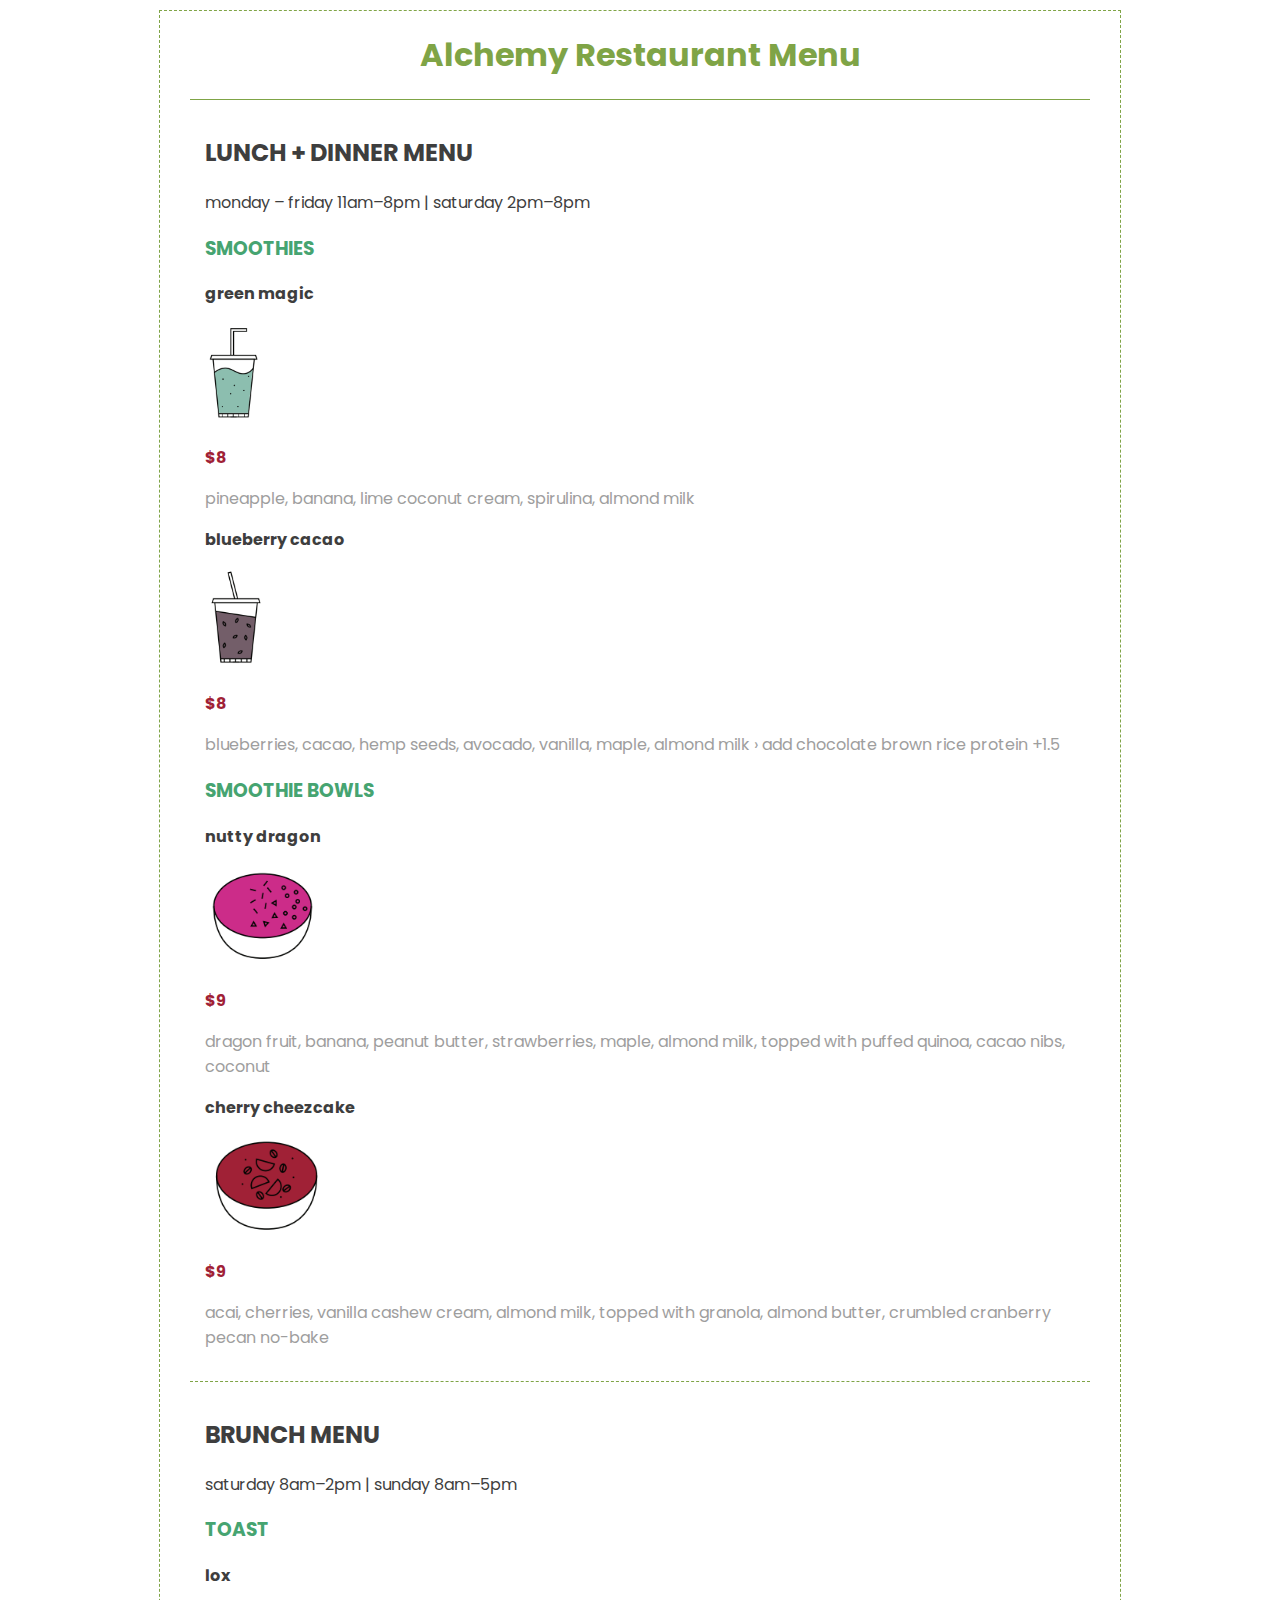
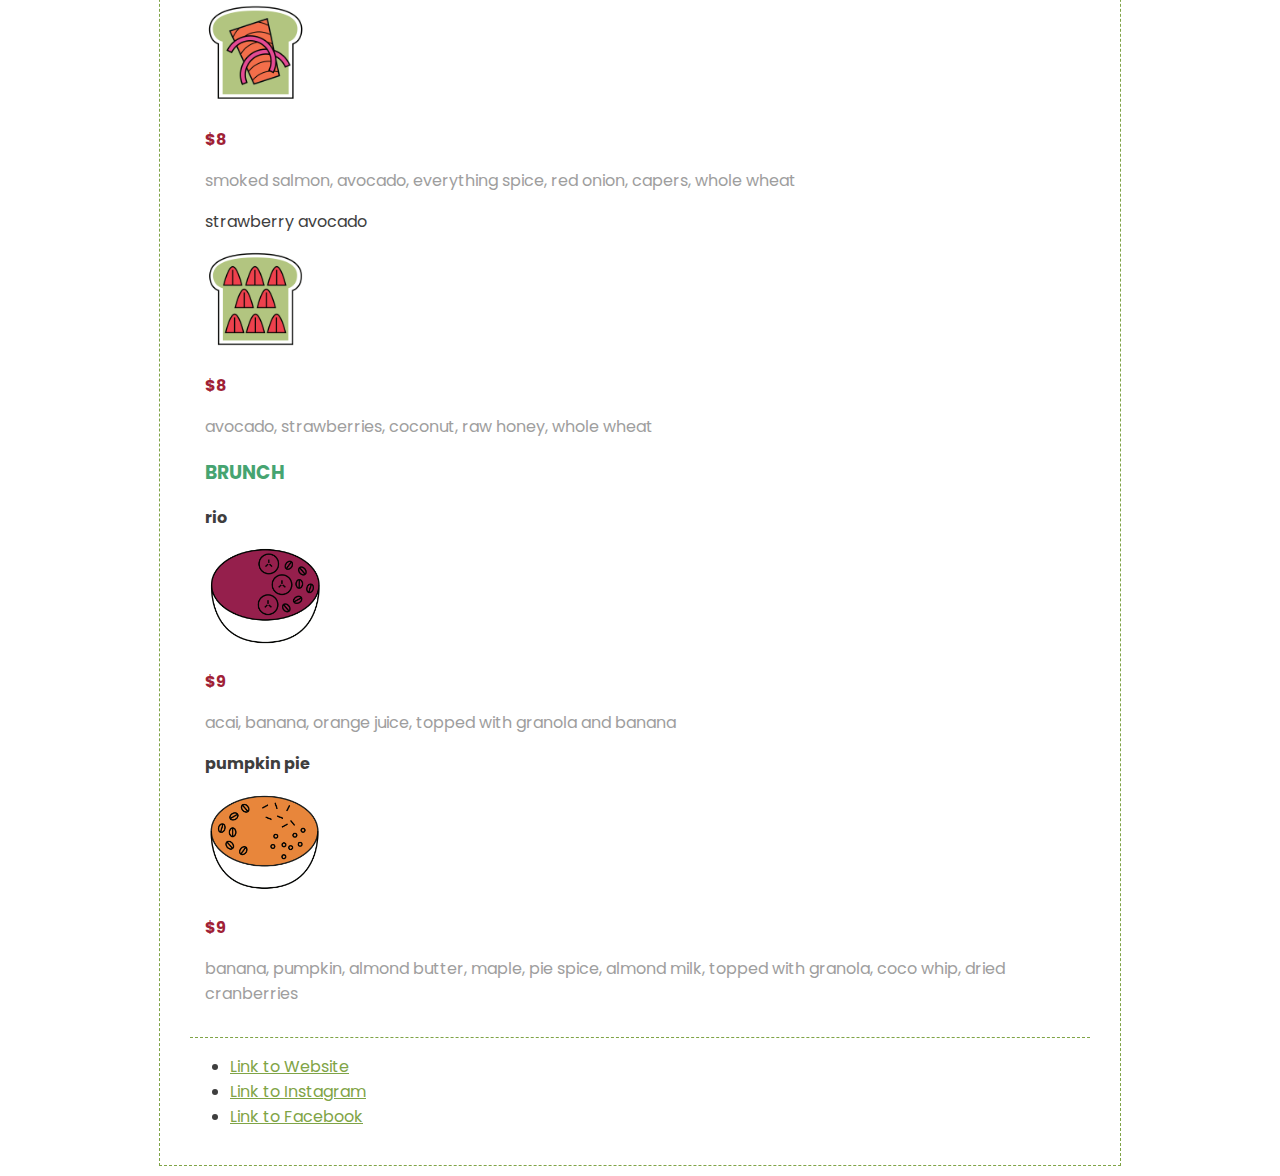
<file: homework  (2)/index.html>
<!DOCTYPE html>
<html lang="en">
<head>
  <meta charset="UTF-8">

  <title>Homework 2</title>

  <link href="https://fonts.googleapis.com/css2?family=Poppins&display=swap" rel="stylesheet">
  <link rel="stylesheet" href="style.css">

</head>
<body>
  <div class="container">
    <main>
      <h1>Alchemy Restaurant Menu</h1>

      <article>
          <h2>LUNCH + DINNER MENU</h2>
          <p class="data">monday – friday 11am–8pm | saturday 2pm–8pm</p>

        <section>
          <h3>SMOOTHIES</h3>
          <p class="title">green magic</p>
          <img class="menu_img" src="images/lunch_dinner/green_magic.png" alt="Green magic">
          <p class="price">$8</p>
          <p class="description">pineapple, banana, lime coconut cream, spirulina, almond milk</p>
        
          <p class="title">blueberry cacao</p>
          <img class="menu_img"  src="images/lunch_dinner/blueberry_cacao.png" alt="Blueberry_cacao">
          <p class="price">$8</p>
          <p class="description">blueberries, cacao, hemp seeds, avocado, vanilla, maple, almond milk › add chocolate brown rice protein +1.5</p>
        </section>

        <section>
          <h3>SMOOTHIE BOWLS</h3>
          <p class="title">nutty dragon</p>
          <img class="menu_img" src="images/lunch_dinner/nutty_dragon.png" alt="Nutty dragon">
          <p class="price">$9</p>
          <p class="description">dragon fruit, banana, peanut butter, strawberries, maple, almond milk, topped with puffed quinoa, cacao nibs, coconut</p>
    
          <p class="title">cherry cheezcake</p>
          <img class="menu_img" src="images/lunch_dinner/cherry_cheezcake.png" alt="Cherry cheezcake">
          <p class="price">$9</p>
          <p class="description">acai, cherries, vanilla cashew cream, almond milk, topped with granola, almond butter, crumbled cranberry pecan no-bake</p>
        </section>
      </article>

      <article>
          <h2>BRUNCH MENU</h2>
          <p class="data">saturday 8am–2pm | sunday 8am–5pm</p>

        <section>
          <h3>TOAST</h3>
          <p class="title">lox</p>
          <img class="menu_img" src="images/brunch_menu/lox.png" alt="Lox">
          <p class="price">$8</p>
          <p class="description">smoked salmon, avocado, everything spice, red onion, capers, whole wheat</p>
          
          <p>strawberry avocado</p>
          <img class="menu_img" src="images/brunch_menu/strawberry_avocado.png" alt="Strawberry avocado">
          <p class="price">$8</p>
          <p class="description">avocado, strawberries, coconut, raw honey, whole wheat</p>
        </section>

        <section>
          <h3>BRUNCH</h3>
          <p class="title">rio</p>
          <img class="menu_img" src="images/brunch_menu/rio.png" alt="Rio">
          <p class="price">$9</p>
          <p class="description">acai, banana, orange juice, topped with granola and banana</p>
          
          <p class="title">pumpkin pie</p>
          <img class="menu_img" src="images/brunch_menu/pumpkin_pie.png" alt="Pumpkin pie">
          <p class="price">$9</p>
          <p class="description">banana, pumpkin, almond butter, maple, pie spice, almond milk, topped with granola, coco whip, dried cranberries</p>
        </section>
      </article>
    </main>

    <footer>
      <nav>
        <ul>
          <li><a href="#">Link to Website</a></li>
          <li><a href="#">Link to Instagram</a></li>
          <li><a href="#">Link to Facebook</a></li>
        </ul>
      </nav>
    </footer>
  </div>
</body>
</html>
</file>
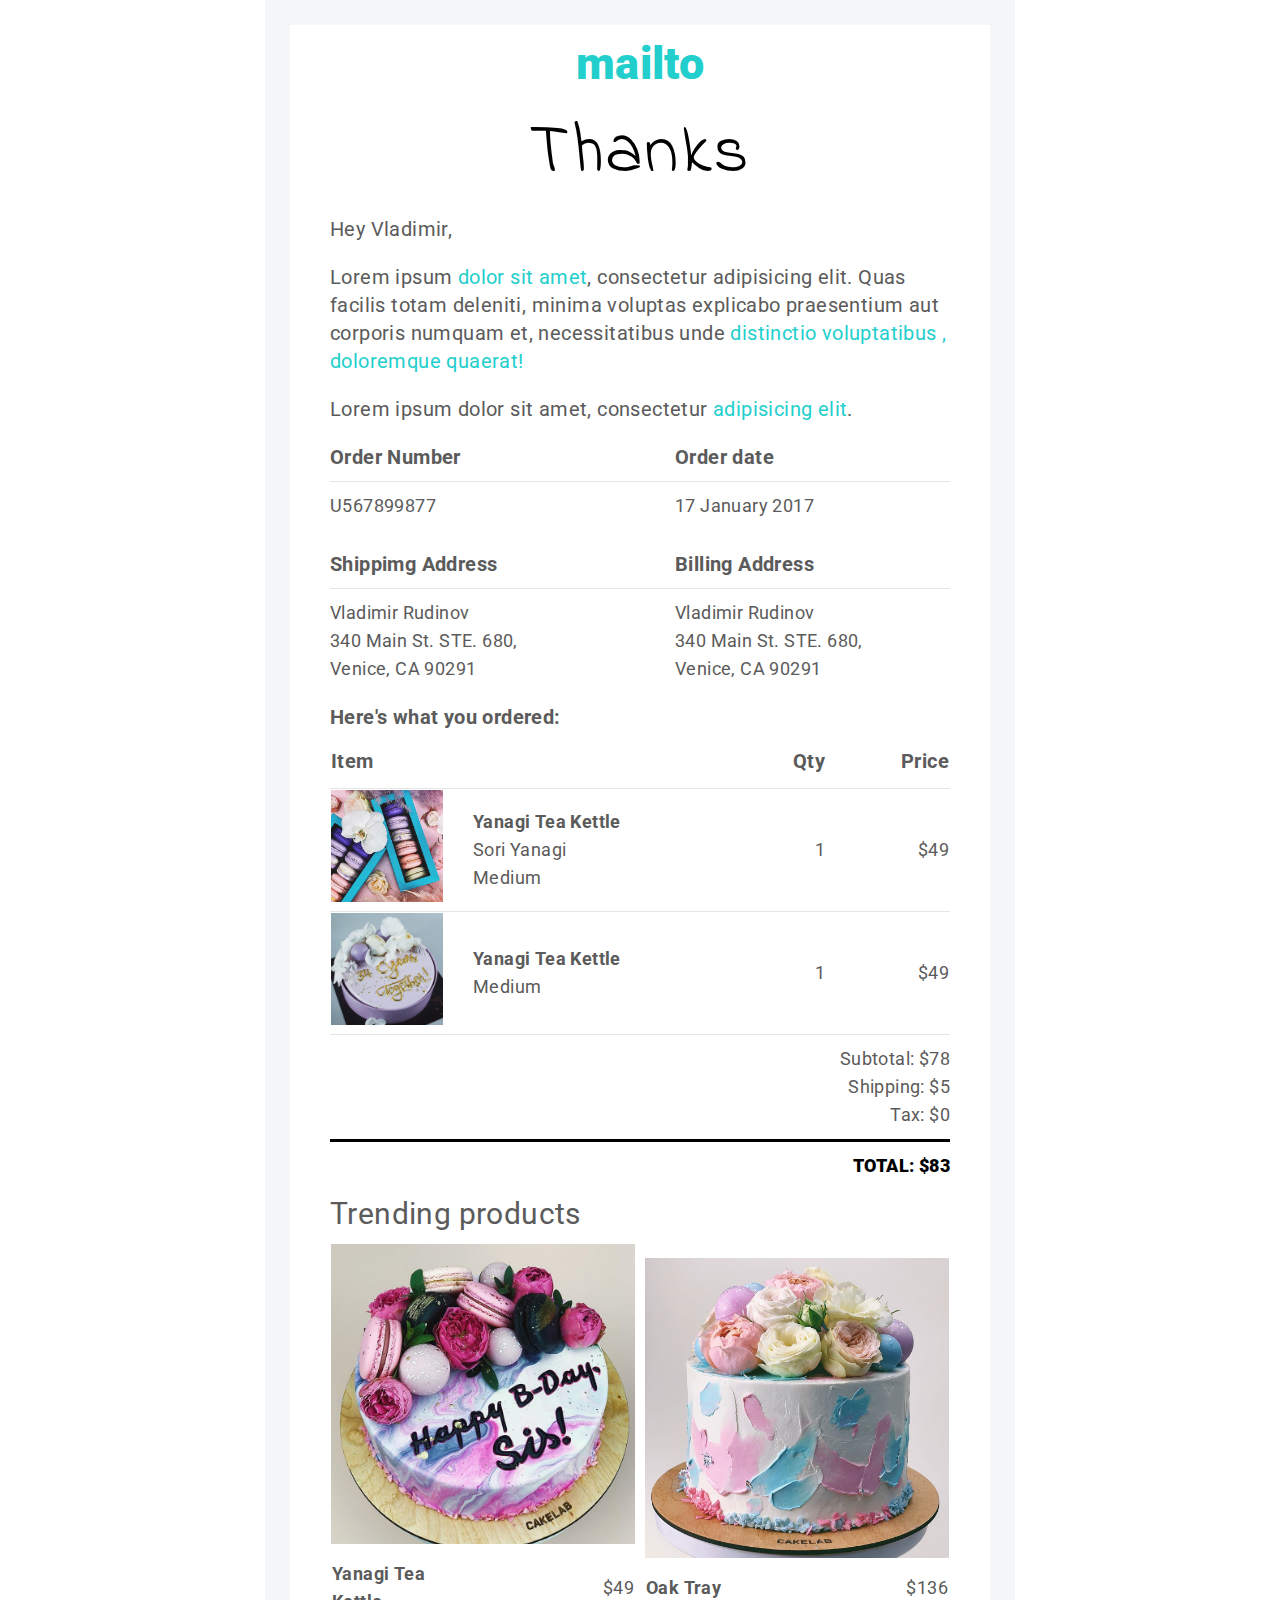
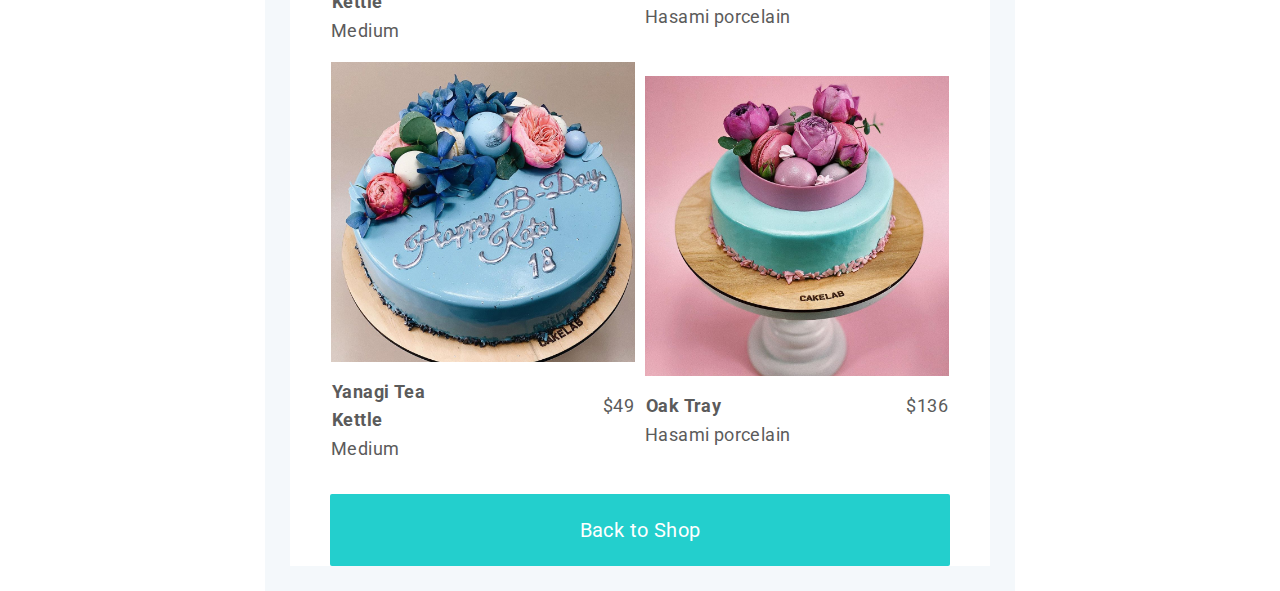
<file: homework  (3)/index.html>
<!DOCTYPE html>
<html lang="en">
<head>
	<meta charset="UTF-8">
  <title>Homework 3</title>
  
  <link href="https://fonts.googleapis.com/css2?family=Indie+Flower&family=Roboto&display=swap" rel="stylesheet">
	<link rel="stylesheet" href="style.css">
</head>
<body>
<div class="container">
  
  <h1>mailto</h1>
  <h2>Thanks</h2>
  
  <div class="text">
    <p>Hey Vladimir,</p>
    <p>Lorem ipsum <span>dolor sit amet</span>, consectetur adipisicing elit. Quas facilis totam deleniti, minima voluptas explicabo praesentium aut corporis numquam et, necessitatibus unde <span>distinctio voluptatibus , doloremque quaerat!</span></p>
    <p>Lorem ipsum dolor sit amet, consectetur <span>adipisicing elit</span>.</p>
  </div>
  
  <table class="table-order">
      <thead>
        <tr>
          <th>Order Number</th>
          <th>Order date</th>
        </tr>
      </thead>
      <tbody>
        <tr>
          <td >U567899877</td>
          <td>17 January 2017</td>
        </tr>
      </tbody>
  </table>

  <table class="table-order">
    <thead>
      <tr>
        <th>Shippimg Address </td>
        <th>Billing Address</td>
      </th>
    </thead>
    <tbody>
      <tr>
        <td>Vladimir Rudinov<br>
            340 Main St. STE. 680,<br>
            Venice, CA 90291
        </td>
        <td>Vladimir Rudinov<br>
          340 Main St. STE. 680,<br>
          Venice, CA 90291
       </td>
      </tr>
    </tbody>
  </table>

  <table class="table-item">
    <caption><b>Here's what you ordered:</b></caption>
    <thead>
      <tr>
        <th colspan="3">Item</th>
        <th class="text_right">Qty</th>
        <th class="text_right">Price</th>
      </tr>
    </thead>
    <tbody>
      <tr>
        <td>
          <div class="table-item_img" style="background-image: url(cakes/5.jpg)"></div>
        </td>
        <td colspan="2">
         <p><b>Yanagi Tea Kettle</b></p>
         <p>Sori Yanagi</p> 
         <p>Medium</p>
        </td>
        <td class="td-right">1</td>
        <td class="td-right">$49</td>
      </tr>
      <tr>
        <td>
          <div class="table-item_img" style="background-image: url(cakes/6.jpg)"></div>
        </td>
        <td colspan="2">
          <p><b>Yanagi Tea Kettle</b></p> 
          <p>Medium</p>
        </td>
        <td class="td-right">1</td>
        <td class="td-right">$49</td>
      </tr>
      <tr>
        <td class="td-right summary" colspan="5">
          <p>Subtotal: $78 </p>
          <p>Shipping: $5</p>
          <p>Tax: $0</p>
        </td>
      </tr>
    </tbody>

    <tfoot>
      <tr>
        <td class="td-right summary" colspan="5">TOTAL: $83</td>
      </tr>
    </tfoot>
  </table>      
    
  <!--Таблица в таблице -->

  <table class="table-trend">
    <caption>Trending products</caption>
    <tr>
      <td>
        <div class="table-trend_img" style="background-image: url(cakes/1.jpg);"></div>
        <table class="table-info">
          <tr>
            <td><b>Yanagi Tea Kettle</b></td>
            <td class="text_right">$49</td>
          </tr> 
        </table>
        <p>Medium</p>
      </td>
      <td>
        <div class="table-trend_img" style="background-image: url(cakes/2.jpg);"></div>
        <table class="table-info">
          <tr>
            <td><b>Oak Tray </b></td>
            <td class="text_right">$136</td>
          </tr> 
        </table>
        <p>Hasami porcelain</p>
      </td>
    </tr>

    <tr>
      <td>
        <div class="table-trend_img" style="background-image: url(cakes/3.jpg);"></div>
        <table class="table-info">
          <tr>
            <td colspan="2"><b>Yanagi Tea Kettle</b></td>
            <td class="text_right">$49</td>
        </tr> 
        </table>
        <p>Medium</p>
      </td>
      <td>
        <div class="table-trend_img" style="background-image: url(cakes/4.jpg);"></div>
        <table class="table-info">
          <tr>
            <td><b>Oak Tray </b></td>
            <td class="text_right">$136</td>
          </tr> 
        </table>
        <p>Hasami porcelain</p>
      </td>
    </tr>
  </table>

  <a href="#">Back to Shop</a>

 </div>

</body>
</html>
</file>
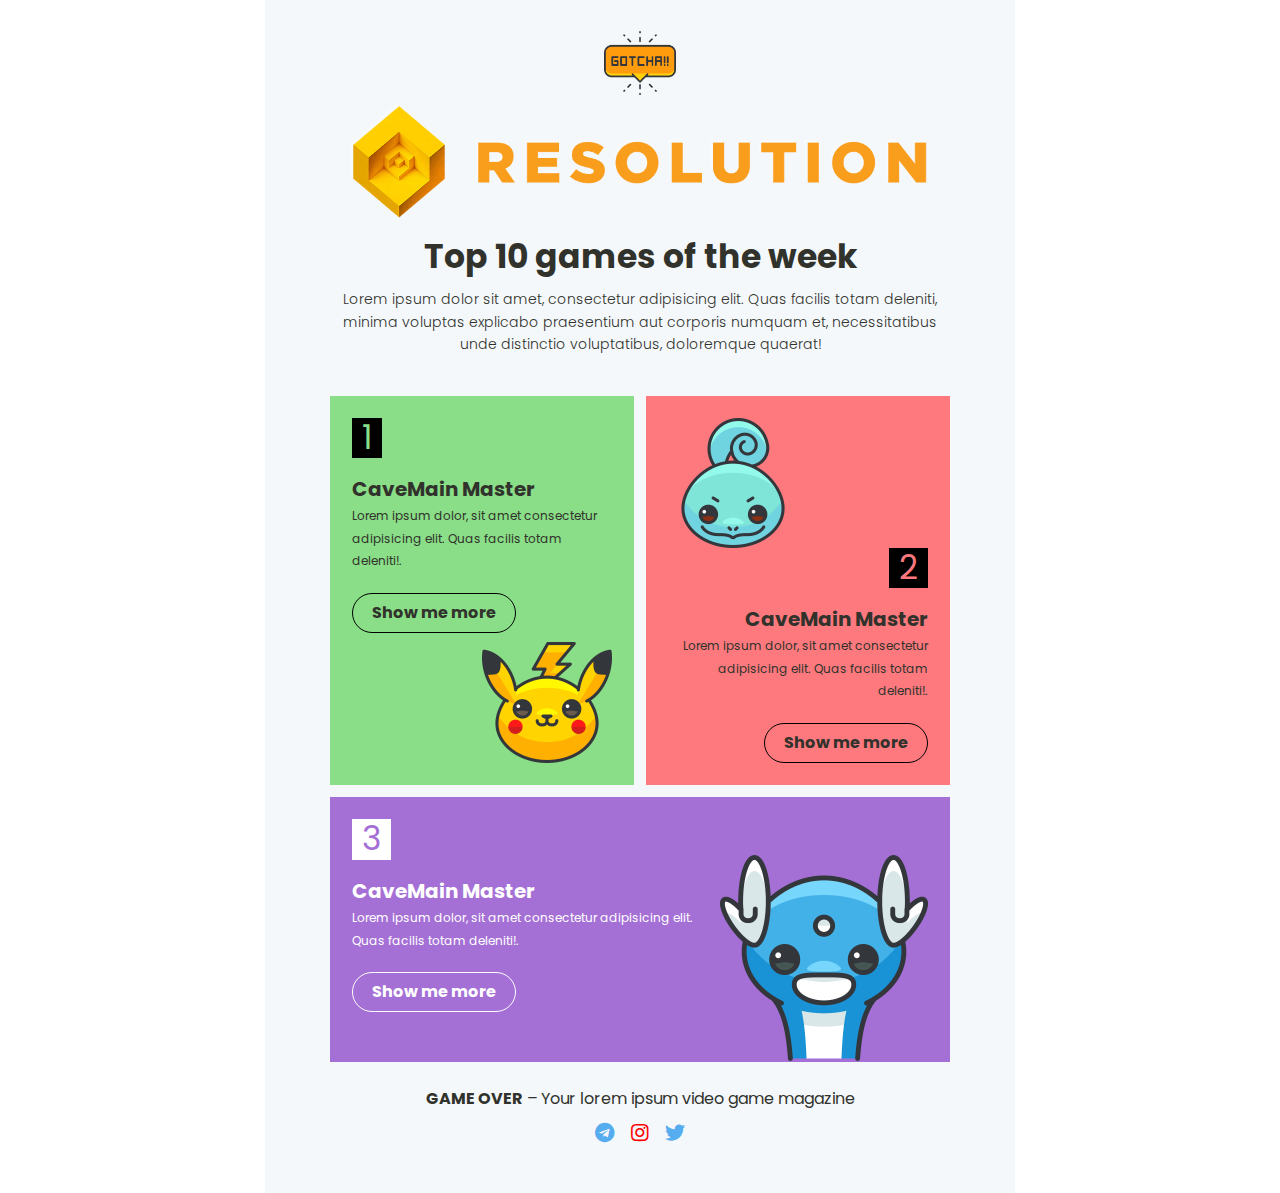
<file: homework  (4)/index.html>
<!DOCTYPE html>
<html lang="en">
<head>
  <meta charset="UTF-8">
  <title>Homework 4</title>
  <link href="https://fonts.googleapis.com/css2?family=Poppins&display=swap" rel="stylesheet">
  <link rel=stylesheet id=fontawesome-css href='https://use.fontawesome.com/releases/v5.6.3/css/all.css' media=all />

  <link rel="stylesheet" href="style.css">
</head>

<body>

  <div class="container">

    <img class="logo" src="images/Group.png" alt="logo">
    <img class="logo"  src="images/logo.png" alt="logo">

    <h1>Top 10 games of the week</h1>
    <p class="text">Lorem ipsum dolor sit amet, consectetur adipisicing elit. Quas facilis totam deleniti, minima voluptas explicabo praesentium aut corporis numquam et, necessitatibus unde distinctio voluptatibus, doloremque quaerat!</p>

    <div class="flex-container">

      <div class="flex-block block1">
        <div>
          <p class="number">1</p>
          <p class="title">CaveMain Master</p>
          <p class="desc">Lorem ipsum dolor, sit amet consectetur adipisicing elit. Quas facilis totam deleniti!.</p>
          <a class="btn" href="#">Show me more</a>
        </div>
        <div class="image">
          <img src="images/pokemon1.png" alt="pokemon">  
        </div>  
      </div>

      <div class="flex-block block2">
        <div>
          <p class="number">2</p>
          <p class="title">CaveMain Master</p>
          <p class="desc">Lorem ipsum dolor, sit amet consectetur adipisicing elit. Quas facilis totam deleniti!.</p>
          <a class="btn" href="#">Show me more</a>
        </div>
        <div class="image">
          <img src="images/pokemon_eve.png" alt="pokemon_eve">  
        </div>  
      </div>

      <div class="flex-block block3">
        <div>
          <p class="number">3</p>
          <p class="title">CaveMain Master</p>
          <p class="desc">Lorem ipsum dolor, sit amet consectetur adipisicing elit. Quas facilis totam deleniti!.</p>
          <a class="btn" href="#">Show me more</a>
        </div>
        <div class="image">
          <img src="images/eve2.png" alt="eve">  
        </div>  
      </div>

    </div>

    <footer>
      <p><b>GAME OVER</b> – Your lorem ipsum video game magazine</p>
      <div class="icon">
        <i class="fab fa-telegram blue"></i>
        <i class="fab fa-instagram red"></i>
        <i class="fab fa-twitter blue"></i>
      </div>
    </footer>
    
  </div>
</body>
</html>
</file>
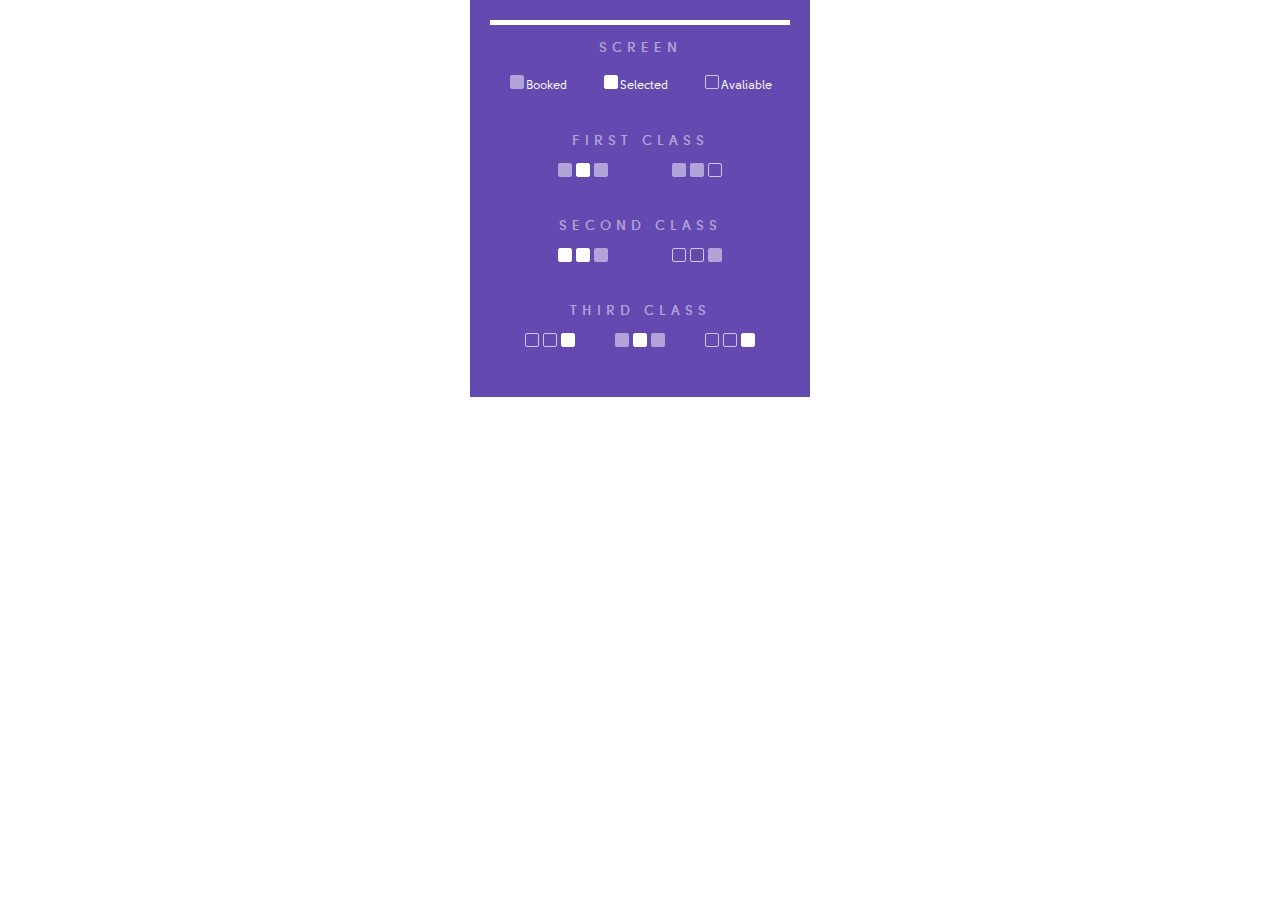
<file: homework  (5)/index.html>
<!DOCTYPE html>
<html lang="en">
<head>
  <meta charset="UTF-8">
  
  <link rel="stylesheet" href="style.css">
  <title>Homework 5</title>
</head>
<body>

  <div class="container">

    <hr>
    
    <div class="screen">
      <h3>Screen</h3>

      <div class="info">
        <div class="info">
          <span class="booked"></span>
          <p>Booked</p>
        </div>
        <div class="info">
          <span class="selected"></span>
          <p>Selected</p>
        </div>
        <div class="info">
          <span class="avaliable"></span>
          <p>Avaliable</p>
        </div>      
      </div>

    </div>

    <div>
      <h3>First class</h3>

      <div class="info class">
        <div class="info ">
          <span class="booked"></span>
          <span class="selected"></span>
          <span class="booked"></span>
        </div>

        <div class="info">
          <span class="booked"></span>
          <span class="booked"></span>
          <span class="avaliable"></span>
        </div>
     </div>
    </div>

    <div>
      <h3>Second class</h3>

      <div class="info class">
        <div class="info ">
          <span class="selected"></span>
          <span class="selected"></span>
          <span class="booked"></span>
        </div>

        <div class="info">
          <span class="avaliable"></span>
          <span class="avaliable"></span>
          <span class="booked"></span>
        </div>
      </div>

    </div>

    <div>
      <h3>Third class</h3>

      <div class="info class class3">
        <div class="info">
          <span class="avaliable"></span>
          <span class="avaliable"></span>
          <span class="selected"></span>
        </div>

        <div class="info">
          <span class="booked"></span>
          <span class="selected"></span>
          <span class="booked"></span>
        </div>

        <div class="info">
          <span class="avaliable"></span>
          <span class="avaliable"></span>
          <span class="selected"></span>
        </div>
      </div>
    </div>



  </div>  

</body>
</html>
</file>
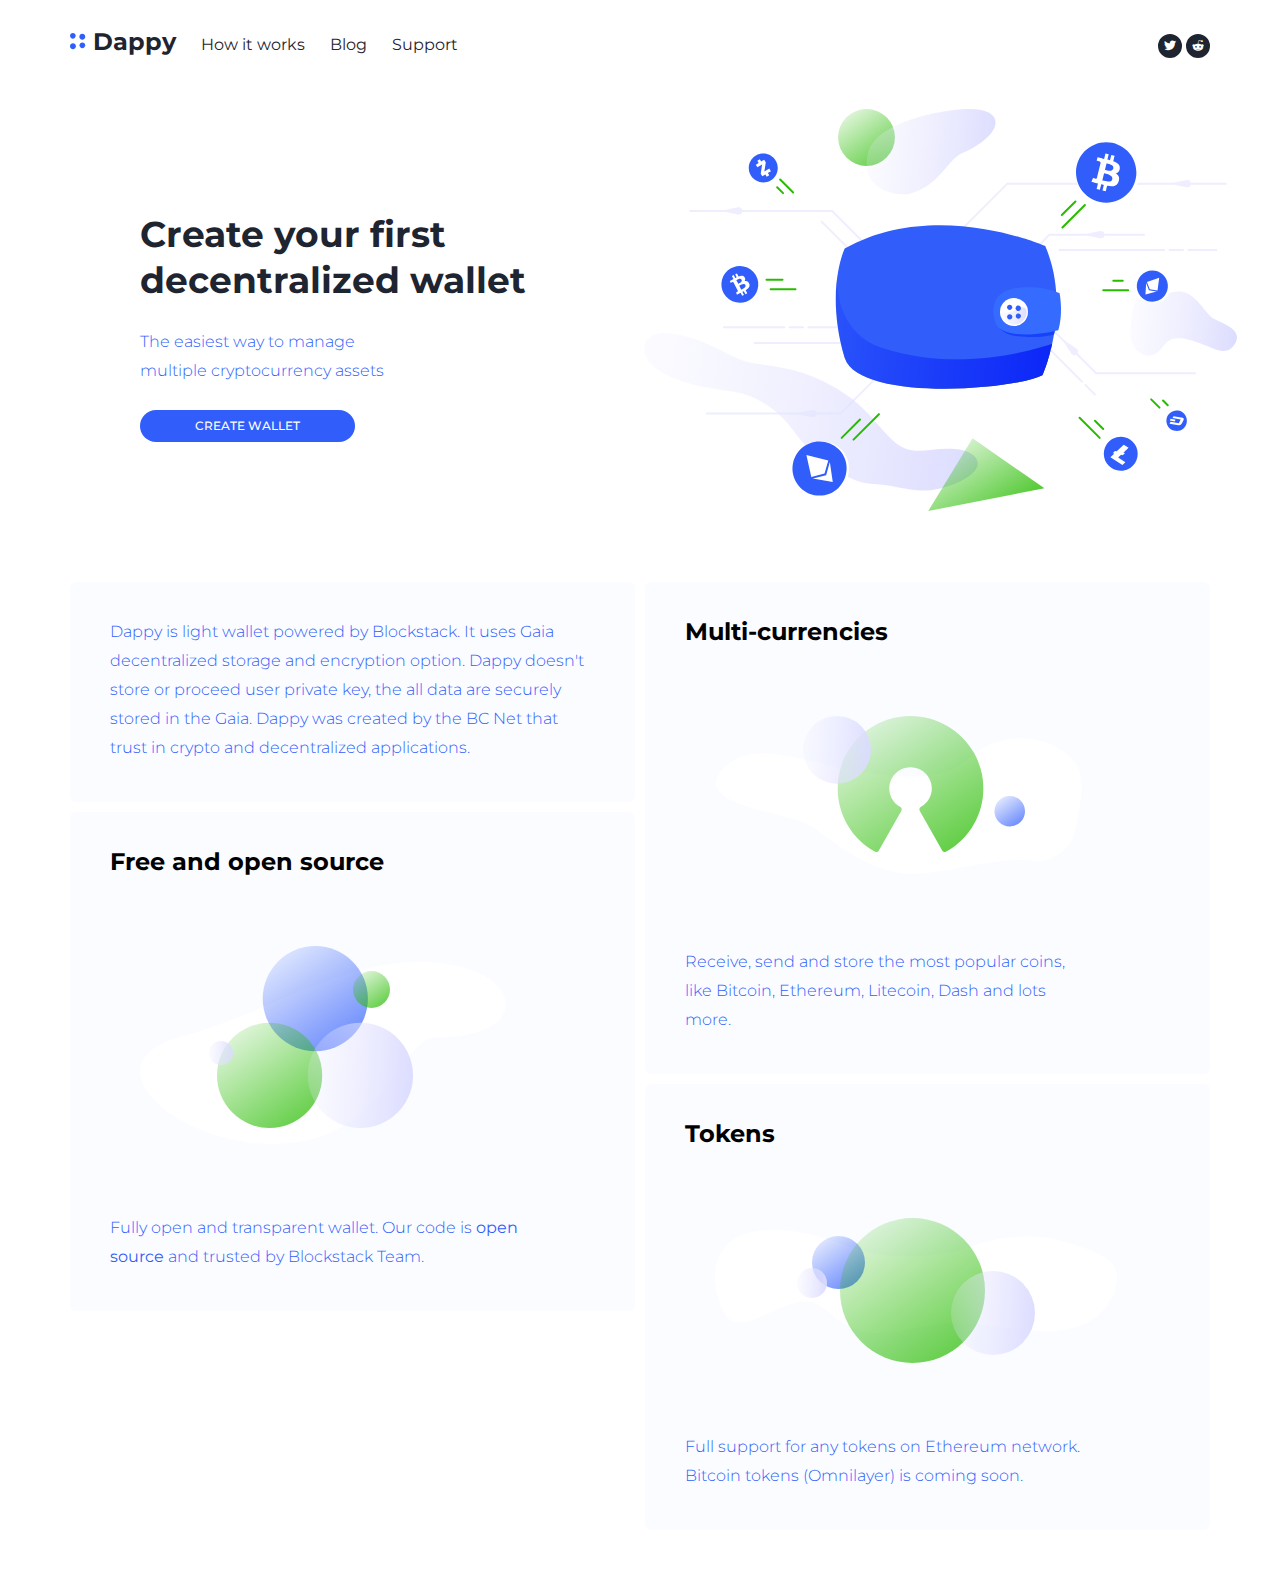
<file: homework  (6)/index.html>
<!DOCTYPE html>
<html lang="en">
<head>
  <meta charset="UTF-8">
  <meta name="viewport" content="width=device-width, initial-scale=1.0">
  <link rel=stylesheet id=fontawesome-css href='https://use.fontawesome.com/releases/v5.6.3/css/all.css' media=all />
  <link href="https://fonts.googleapis.com/css2?family=Montserrat:wght@300;400;700&display=swap" rel="stylesheet">
  
  <link rel="stylesheet" href="style.css">
  <title>Homework 6</title>
</head>
<body>
  
  <div class="container">
    
    <div class="first-page">
      <header>
      
        <nav>
          <a class="logo_link" href="#">
            <img class="logo" src="images/logo.svg" alt="logo">
            Dappy
          </a>
           <ul>
            <li><a href="#">How it works</a> </li>
            <li><a href="#">Blog</a></li>
            <li><a href="#">Support</a></li>
         </ul>
        </nav> 
        
        <div class="social">
          <i class="fab fa-twitter"></i>
          <i class="fab fa-reddit-alien"></i>
        </div>
      </header>

      <div class="info">
        <div class="info_text">
          <h1>Create your first decentralized wallet</h1>
          <p class="desc">The easiest way to manage multiple cryptocurrency assets</p>
          <a class="btn" href="#">Create wallet</a>
        </div>
        <div class="info_img">
          <img src="images/info__img.svg" alt="info">
        </div>
      </div>
    </div>

    <div class="blocks">
      <div class="block">
        <p>
          Dappy is light wallet powered by Blockstack. It uses Gaia decentralized storage and encryption option. Dappy doesn't store or proceed user private key, the all data are securely stored in the Gaia. Dappy was created by the BC Net that trust in crypto and decentralized applications.
        </p>
      </div>
      <div class="block">
        <h3>Multi-currencies</h3>
        <img src="images/block-img-1.svg" alt="currencies">
        <p>
          Receive, send and store the most popular coins, like Bitcoin, Ethereum, Litecoin, Dash and lots more.
        </p>
      </div>
      <div class="block">
        <h3>Free and open source</h3>
        <img src="images/block-img-2.svg" alt="source">
        <p>
          Fully open and transparent wallet. Our code is <b>open source</b> and trusted by Blockstack Team.
        </p>

      </div>
      <div class="block">
        <h3>Tokens</h3>
        <img src="images/block-img-3.svg" alt="tokens">
        <p>
          Full support for any tokens on Ethereum network. Bitcoin tokens (Omnilayer) is coming soon.
        </p>

      </div>
    </div>

    <footer class="clearfix"></footer>

  </div>
</body>
</html>
</file>
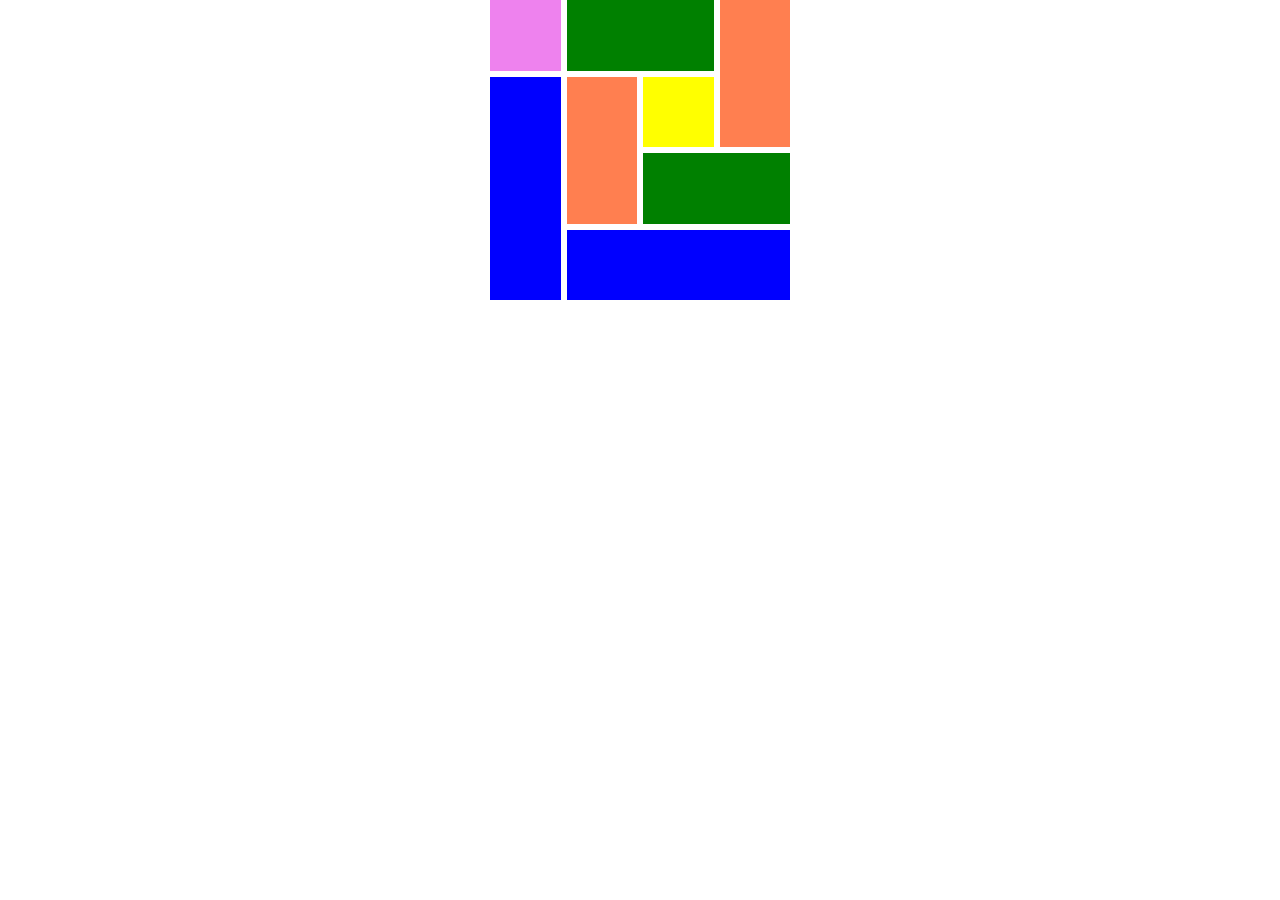
<file: homework  (7)/index.html>
<!DOCTYPE html>
<html lang="en">
<head>
  <meta charset="UTF-8">
  <meta name="viewport" content="width=device-width, initial-scale=1.0">
  <link rel="stylesheet" href="style.css">
  <title>Homework 7</title>
</head>
<body>
  
<div class="container">
  <div class="block1"></div>
  <div class="block2"></div>
  <div class="block3"></div>
  <div class="block4"></div>
  <div class="block5"></div>
  <div class="block6"></div>
  <div class="block7"></div>
  <div class="block8"></div>
</div>
  
</body>
</html>
</file>
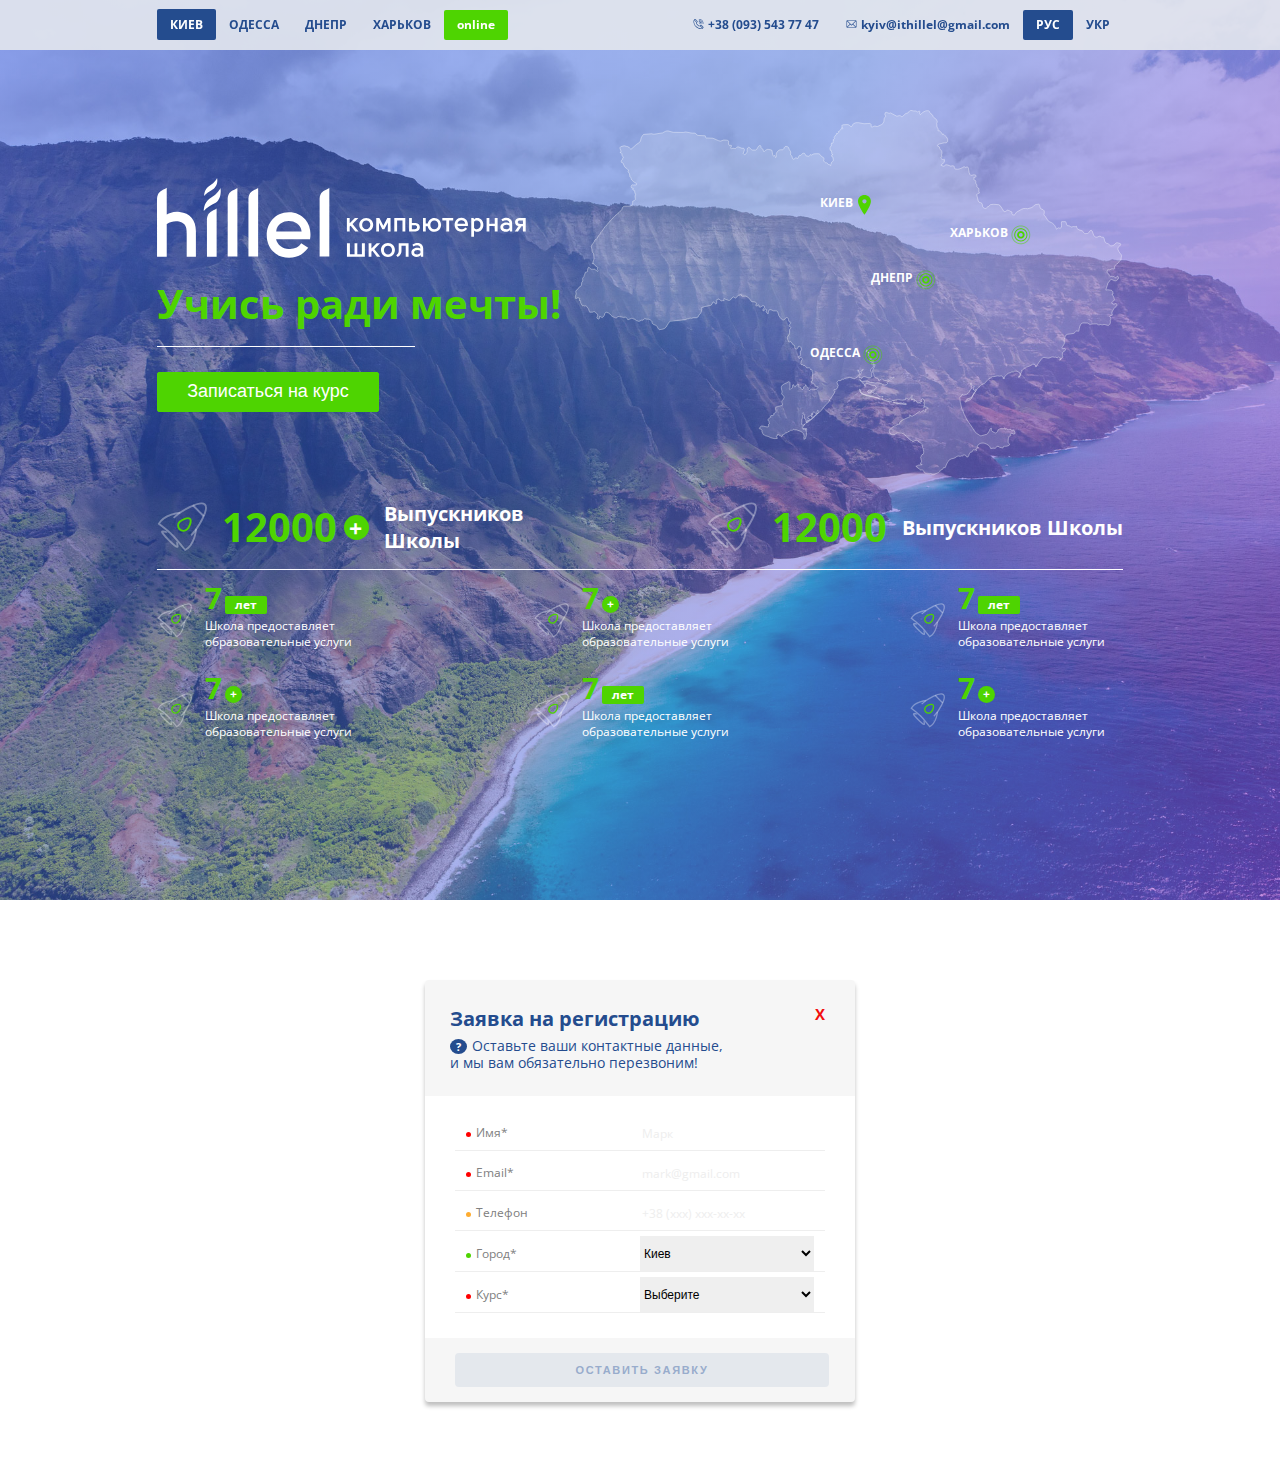
<file: homework  (8-9-10)/index.html>
<!DOCTYPE html>
<html lang="en">
<head>
  <meta charset="UTF-8">
  <meta name="viewport" content="width=device-width, initial-scale=1.0">
  <link href="https://fonts.googleapis.com/css2?family=Open+Sans&display=swap" rel="stylesheet">

  <title>Homework 8-10, Hillel</title>
  <link rel="stylesheet" href="style.css">
</head>
<body>
  <div class="container">

    <div class="first-slide">

      <header class="header">
        <div class="wrapper nav-flex">

          <nav class="nav-flex">

              <div class="menu">
                <a href="#" class="active">КИЕВ</a>
                <div class="submenu">
                  <a href="#">О школе</a>
                  <a href="#">Преподаватели</a>
                  <a href="#">Стать преподавателем</a>
                  <a href="#">Отзывы</a>
                  <a href="#" class="heart">Проверка сертификата</a>
                </div>

              </div>

<!--
                <ul class="submenu">
                  <li><a href="#">О школе</a></li>
                  <li><a href="#">Преподаватели</a></li>
                  <li><a href="#">Стать преподавателем</a></li>
                  <li><a href="#">Отзывы</a></li>
                  <li><a href="#">Проверка сертификата</a></li>
                </ul>
-->
                
              <a href="#">ОДЕССА</a>
              <a href="#">ДНЕПР</a>
              <a href="#">ХАРЬКОВ</a>
              <a class="online" href="#">online</a>
          </nav>

          <nav class="nav-flex">
              <a href="#"><img src="images/phone-call.svg" alt="phone-call">+38 (093) 543 77 47</a>
              <a href="#"><img src="images/email.svg" alt="email">kyiv@ithillel@gmail.com</a>
          </nav>

          <nav class="nav-flex">
              <a href="#" class="active">РУС</a>
              <a href="#">УКР</a>
          </nav>

        </div>
      </header>

      <main class="main">
        <div class="wrapper">
          
          <div class="main_flex">
            <div>
              <img src="images/Vector.svg" width="369" alt="logo">
              <h1>Учись ради мечты!</h1>
              <hr>
              <button type="button" class="btn">Записаться на курс</button>
            </div>

            <div class="maps_ukraine">
              <img src="images/map__ukraine.svg" alt="map ukraine" width="548" height="366">
              <p class="map_kyiv">КИЕВ</p>
              <p class="map_kharkiv">ХАРЬКОВ</p>
              <p class="map_dnepr">ДНЕПР</p>
              <p class="map_odesa">ОДЕССА</p>
            </div>
          </div>

          <div class="block">

            <div class="main_flex first-line">
              <div class="main_flex">
                <img src="images/raket.svg" alt="">
                <p>12000</p>
                <span>+</span>
                <p>Выпускников<br>Школы</p>
              </div>
              <div class="main_flex">
                <img src="images/raket.svg" alt="">
                <p>12000</p>
                <p>Выпускников Школы</p>
              </div>
            </div>

            <div class="main_flex second-line">

              <div class="main_flex second-line_block">
                <img src="images/raket.svg" alt="">
                <div class="info">
                  <p>7</p>
                  <span class="year">лет</span>
                  <p>Школа предоставляет образовательные услуги</p>
                </div> 
              </div>
               
              <div class="main_flex second-line_block">
                <img src="images/raket.svg" alt="">
                <div class="info">
                  <p>7</p>
                  <span class="plus">+</span>
                  <p>Школа предоставляет образовательные услуги</p>
                </div>
              </div>

              <div class="main_flex second-line_block">
                <img src="images/raket.svg" alt="">
                <div class="info">
                  <p>7</p>
                  <span class="year">лет</span>
                  <p>Школа предоставляет образовательные услуги</p>
                </div> 
              </div>
               
              <div class="main_flex second-line_block">
                <img src="images/raket.svg" alt="">
                <div class="info">
                  <p>7</p>
                  <span class="plus">+</span>
                  <p>Школа предоставляет образовательные услуги</p>
                </div>
              </div>

              <div class="main_flex second-line_block">
                <img src="images/raket.svg" alt="">
                <div class="info">
                  <p>7</p>
                  <span class="year">лет</span>
                  <p>Школа предоставляет образовательные услуги</p>
                </div> 
              </div>
               
              <div class="main_flex second-line_block">
                <img src="images/raket.svg" alt="">
                <div class="info">
                  <p>7</p>
                  <span class="plus">+</span>
                  <p>Школа предоставляет образовательные услуги</p>
                </div>
              </div>

            </div>

          </div>
        </div>
      </main>

    </div>
    

    <form class="modal">
      <div class="modal_header">
        <h2>Заявка на регистрацию</h2>
        <span class="modal_close">X</span>
        <p>Оставьте ваши контактные данные, и мы вам обязательно перезвоним!</p>
      </div>

      <div class="modal_body">
       <!-- 
        <div class="form_label">
          <label>Имя*
            <input type="text" placeholder="Марк">
          </label>
        </div>
       -->

        <div class="form_label">
          <input type="text" id="name" placeholder="Марк" required>
          <label for="name">Имя*</label>
        </div>

        <div class="form_label">
          <input type="email" id="email" placeholder="mark@gmail.com" name="email" required>
          <label for="email">Email*</label>
        </div>
          
        <div class="form_label">
          <input type="tel" id="phone" placeholder="+38 (ххх) ххх-хх-хх">
          <label for="phone">Телефон</label>
        </div>

        <div class="form_label">
          <select name="" id="city" required>
            <option value="Киев" selected>Киев</option>
            <option value="">2</option>
            <option value="">1</option>
          </select>
          <label for="city">Город*</label>
        </div>
        <div class="form_label">
          <select name="" id="course" required>
            <option value="" selected disabled>Выберите</option>
            <option value="2">second</option>
            <option value="">3</option>
            <option value="">4</option>
          </select>
          <label for="course" >Курс*</label>
       </div>
        
      </div>  
      
      <div class="modal_footer">
        <button type="submit" class="modal_btn">ОСТАВИТЬ ЗАЯВКУ</button>
        <!-- disabled = pointer-events: none;-->
      </div>
      
    </form>

  </div>

</body>
</html>
</file>
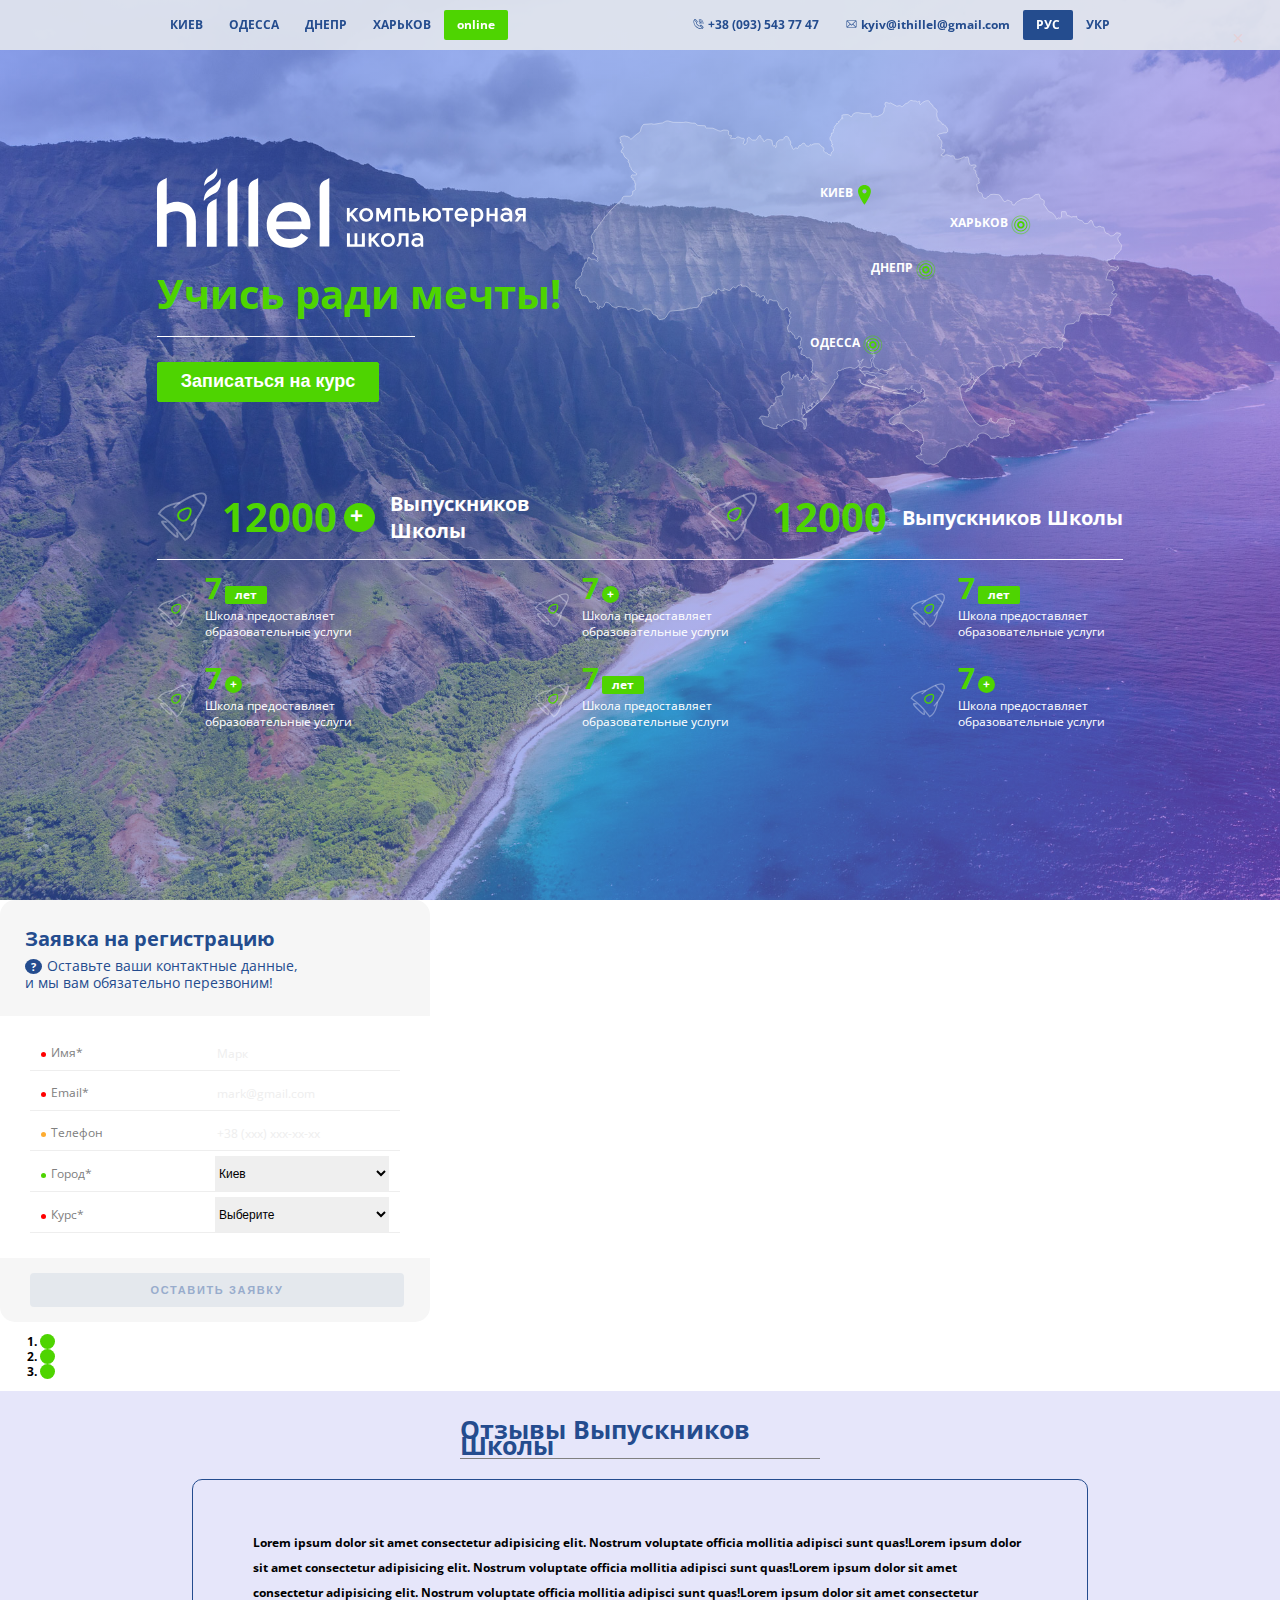
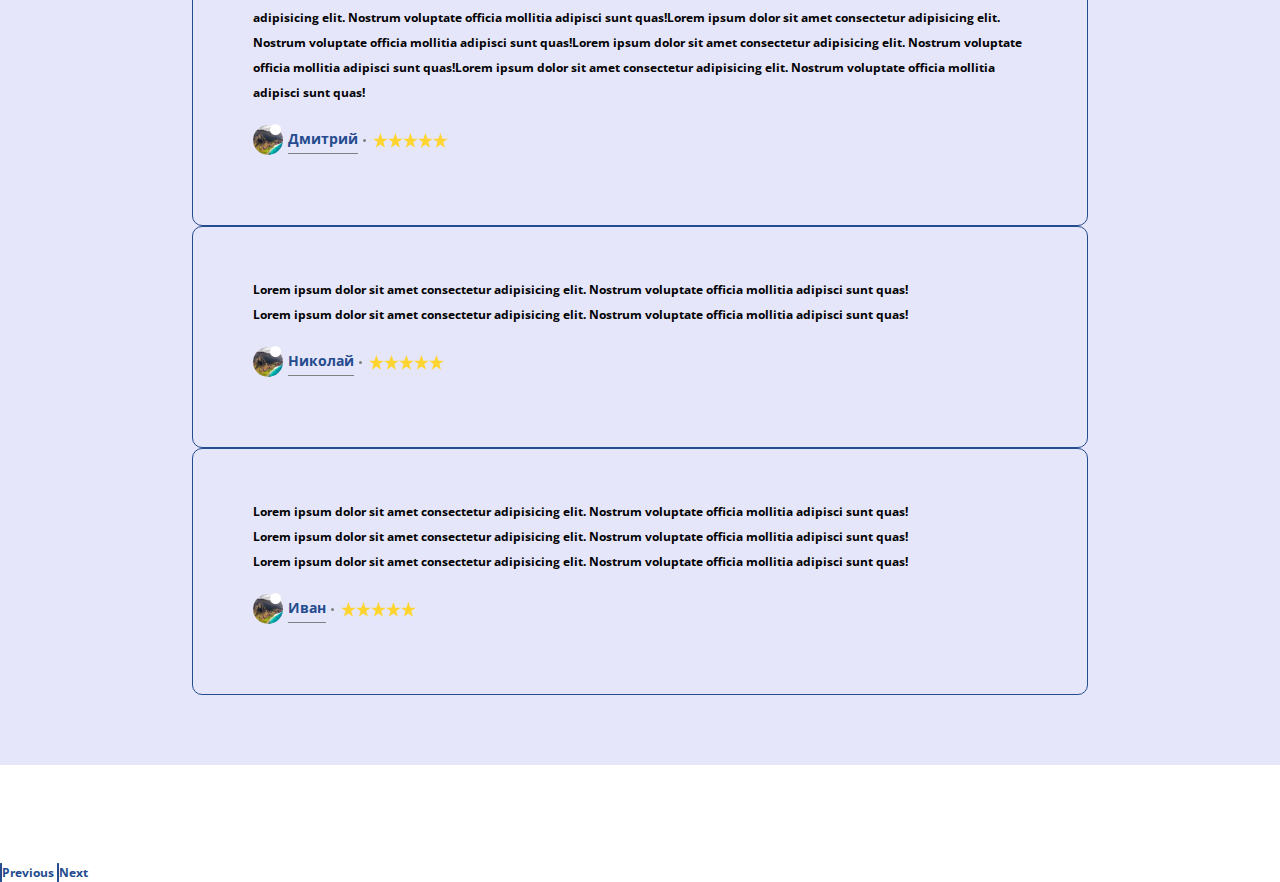
<file: homework 11/index.html>
<!DOCTYPE html>
<html lang="en">
<head>
  <meta charset="UTF-8">
  <meta name="viewport" content="width=device-width, initial-scale=1.0">
  <link href="https://fonts.googleapis.com/css2?family=Open+Sans&display=swap" rel="stylesheet">

  <title>Homework 11, Bootstrap</title>

  <link rel="stylesheet" href="https://stackpath.bootstrapcdn.com/bootstrap/4.5.0/css/bootstrap.min.css" integrity="sha384-9aIt2nRpC12Uk9gS9baDl411NQApFmC26EwAOH8WgZl5MYYxFfc+NcPb1dKGj7Sk" crossorigin="anonymous">
  <link rel="stylesheet" href="style.css">
</head>
<body>
  <div class="container_my">

    <div class="first-screen">

      <header class="header">
        <div class="wrapper nav-flex">
          <nav class="nav-flex">
              <div class="menu">
                <a href="#" class="first-slide_active">КИЕВ</a>
                <div class="submenu">
                  <a href="#">О школе</a>
                  <a href="#">Преподаватели</a>
                  <a href="#">Стать преподавателем</a>
                  <a href="#">Отзывы</a>
                  <a href="#" class="heart">Проверка сертификата</a>
                </div>

              </div>          
              <a href="#">ОДЕССА</a>
              <a href="#">ДНЕПР</a>
              <a href="#">ХАРЬКОВ</a>
              <a class="online" href="#">online</a>
          </nav>

          <nav class="nav-flex">
              <a href="#"><img src="images/phone-call.svg" alt="phone-call">+38 (093) 543 77 47</a>
              <a href="#"><img src="images/email.svg" alt="email">kyiv@ithillel@gmail.com</a>
          </nav>

          <nav class="nav-flex">
              <a href="#" class="first-screen_active">РУС</a>
              <a href="#">УКР</a>
          </nav>

        </div>
      </header>

      <main class="main">
        <div class="wrapper">
          
          <div class="main_flex">
            <div>
              <img src="images/Vector.svg" width="369" alt="logo">
              <h1>Учись ради мечты!</h1>
              <hr>
              <!-- Button trigger modal -->
              <button type="button" class="btn_course" data-toggle="modal" data-target="#Modal">Записаться на курс</button>
            </div>
            <div class="maps_ukraine">
              <img src="images/map__ukraine.svg" alt="map ukraine" width="548" height="366">
              <p class="map_kyiv">КИЕВ</p>
              <p class="map_kharkiv">ХАРЬКОВ</p>
              <p class="map_dnepr">ДНЕПР</p>
              <p class="map_odesa">ОДЕССА</p>
            </div>
          </div>

          <div class="block">

            <div class="main_flex first-line">
              <div class="main_flex">
                <img src="images/raket.svg" alt="">
                <p>12000</p>
                <span>+</span>
                <p>Выпускников<br>Школы</p>
              </div>
              <div class="main_flex">
                <img src="images/raket.svg" alt="">
                <p>12000</p>
                <p>Выпускников Школы</p>
              </div>
            </div>

            <div class="main_flex second-line">

              <div class="main_flex second-line_block">
                <img src="images/raket.svg" alt="">
                <div class="info">
                  <p>7</p>
                  <span class="year">лет</span>
                  <p>Школа предоставляет образовательные услуги</p>
                </div> 
              </div>
               
              <div class="main_flex second-line_block">
                <img src="images/raket.svg" alt="">
                <div class="info">
                  <p>7</p>
                  <span class="plus">+</span>
                  <p>Школа предоставляет образовательные услуги</p>
                </div>
              </div>

              <div class="main_flex second-line_block">
                <img src="images/raket.svg" alt="">
                <div class="info">
                  <p>7</p>
                  <span class="year">лет</span>
                  <p>Школа предоставляет образовательные услуги</p>
                </div> 
              </div>
               
              <div class="main_flex second-line_block">
                <img src="images/raket.svg" alt="">
                <div class="info">
                  <p>7</p>
                  <span class="plus">+</span>
                  <p>Школа предоставляет образовательные услуги</p>
                </div>
              </div>

              <div class="main_flex second-line_block">
                <img src="images/raket.svg" alt="">
                <div class="info">
                  <p>7</p>
                  <span class="year">лет</span>
                  <p>Школа предоставляет образовательные услуги</p>
                </div> 
              </div>
               
              <div class="main_flex second-line_block">
                <img src="images/raket.svg" alt="">
                <div class="info">
                  <p>7</p>
                  <span class="plus">+</span>
                  <p>Школа предоставляет образовательные услуги</p>
                </div>
              </div>

            </div>

          </div>
        </div>
      </main>

    </div>

    <form class="modal fade" id="Modal" tabindex="-1" role="dialog" aria-labelledby="exampleModalCenterTitle" aria-hidden="true">
      <div class="modal-dialog modal-dialog-centered" role="document">
        <div class="modal-content">
          <div class="modal_header">
            <h2>Заявка на регистрацию</h2>
            <button type="button" class="close modal_close" data-dismiss="modal">
              <span aria-hidden="true">&times;</span>
            </button>
            <p>Оставьте ваши контактные данные, и мы вам обязательно перезвоним!</p>
          </div>
          <div class="modal_body">
            <div class="form_label">
              <input type="text" id="name" placeholder="Марк" required>
              <label for="name">Имя*</label>
            </div>
  
            <div class="form_label">
              <input type="email" id="email" placeholder="mark@gmail.com" name="email" required>
              <label for="email">Email*</label>
            </div>
              
            <div class="form_label">
              <input type="tel" id="phone" placeholder="+38 (ххх) ххх-хх-хх">
              <label for="phone">Телефон</label>
            </div>
  
            <div class="form_label">
              <select name="" id="city" required>
                <option value="Киев" selected>Киев</option>
                <option value="">2</option>
                <option value="">1</option>
              </select>
              <label for="city">Город*</label>
            </div>
  
            <div class="form_label">
              <select name="" id="course" required>
                <option value="" selected disabled>Выберите</option>
                <option value="2">second</option>
                <option value="">3</option>
                <option value="">4</option>
              </select>
              <label for="course" >Курс*</label>
            </div>
          </div>
          <div class="modal_footer">
            <button type="submit" class="modal_btn">ОСТАВИТЬ ЗАЯВКУ</button>
          </div>
        </div>
      </div>
    </form>
  
   
    <div id="Carousel" class="carousel slide" data-ride="carousel">
      <ol class="carousel-indicators">
        <li data-target="#Carousel" data-slide-to="0" class="active"></li>
        <li data-target="#Carousel" data-slide-to="1"></li>
        <li data-target="#Carousel" data-slide-to="2"></li>
      </ol>
      <div class="carousel-inner">
        <h2>Отзывы Выпускников Школы</h2>
        <div class="carousel-item active">
          <p>Lorem ipsum dolor sit amet consectetur adipisicing elit. Nostrum voluptate officia mollitia adipisci sunt quas!Lorem ipsum dolor sit amet consectetur adipisicing elit. Nostrum voluptate officia mollitia adipisci sunt quas!Lorem ipsum dolor sit amet consectetur adipisicing elit. Nostrum voluptate officia mollitia adipisci sunt quas!Lorem ipsum dolor sit amet consectetur adipisicing elit. Nostrum voluptate officia mollitia adipisci sunt quas!Lorem ipsum dolor sit amet consectetur adipisicing elit. Nostrum voluptate officia mollitia adipisci sunt quas!Lorem ipsum dolor sit amet consectetur adipisicing elit. Nostrum voluptate officia mollitia adipisci sunt quas!Lorem ipsum dolor sit amet consectetur adipisicing elit. Nostrum voluptate officia mollitia adipisci sunt quas!</p>
          <div class="reviews_author">
            <div class="reviews_author_photo"></div>
            <p>Дмитрий</p>
            <span></span>
            <div class="rating"></div>
          </div>
        </div>

        <div class="carousel-item ">
          <p>Lorem ipsum dolor sit amet consectetur adipisicing elit. Nostrum voluptate officia mollitia adipisci sunt quas!</p>
          <p>Lorem ipsum dolor sit amet consectetur adipisicing elit. Nostrum voluptate officia mollitia adipisci sunt quas!</p>
          <div class="reviews_author">
            <div class="reviews_author_photo"></div>
            <p>Николай</p>
            <span></span>
            <div class="rating"></div>
          </div>
        </div>

        <div class="carousel-item">
          <p>Lorem ipsum dolor sit amet consectetur adipisicing elit. Nostrum voluptate officia mollitia adipisci sunt quas!</p>          
          <p>Lorem ipsum dolor sit amet consectetur adipisicing elit. Nostrum voluptate officia mollitia adipisci sunt quas!</p>        
          <p>Lorem ipsum dolor sit amet consectetur adipisicing elit. Nostrum voluptate officia mollitia adipisci sunt quas!</p> 
          <div class="reviews_author">
            <div class="reviews_author_photo"></div>
            <p>Иван</p>
            <span></span>
            <div class="rating"></div>
          </div>
        </div>

      </div>

      <a class="carousel-control-prev" href="#Carousel" role="button" data-slide="prev">
        <span class="carousel-control-prev-icon" aria-hidden="true"></span>
        <span class="sr-only">Previous</span>
      </a>
      <a class="carousel-control-next" href="#Carousel" role="button" data-slide="next">
        <span class="carousel-control-next-icon" aria-hidden="true"></span>
        <span class="sr-only">Next</span>
      </a>
    </div>


  </div>

  <script src="https://code.jquery.com/jquery-3.5.1.slim.min.js" integrity="sha384-DfXdz2htPH0lsSSs5nCTpuj/zy4C+OGpamoFVy38MVBnE+IbbVYUew+OrCXaRkfj" crossorigin="anonymous"></script>
  <script src="https://cdn.jsdelivr.net/npm/popper.js@1.16.0/dist/umd/popper.min.js" integrity="sha384-Q6E9RHvbIyZFJoft+2mJbHaEWldlvI9IOYy5n3zV9zzTtmI3UksdQRVvoxMfooAo" crossorigin="anonymous"></script>
  <script src="https://stackpath.bootstrapcdn.com/bootstrap/4.5.0/js/bootstrap.min.js" integrity="sha384-OgVRvuATP1z7JjHLkuOU7Xw704+h835Lr+6QL9UvYjZE3Ipu6Tp75j7Bh/kR0JKI" crossorigin="anonymous"></script>

</body>
</html>
</file>
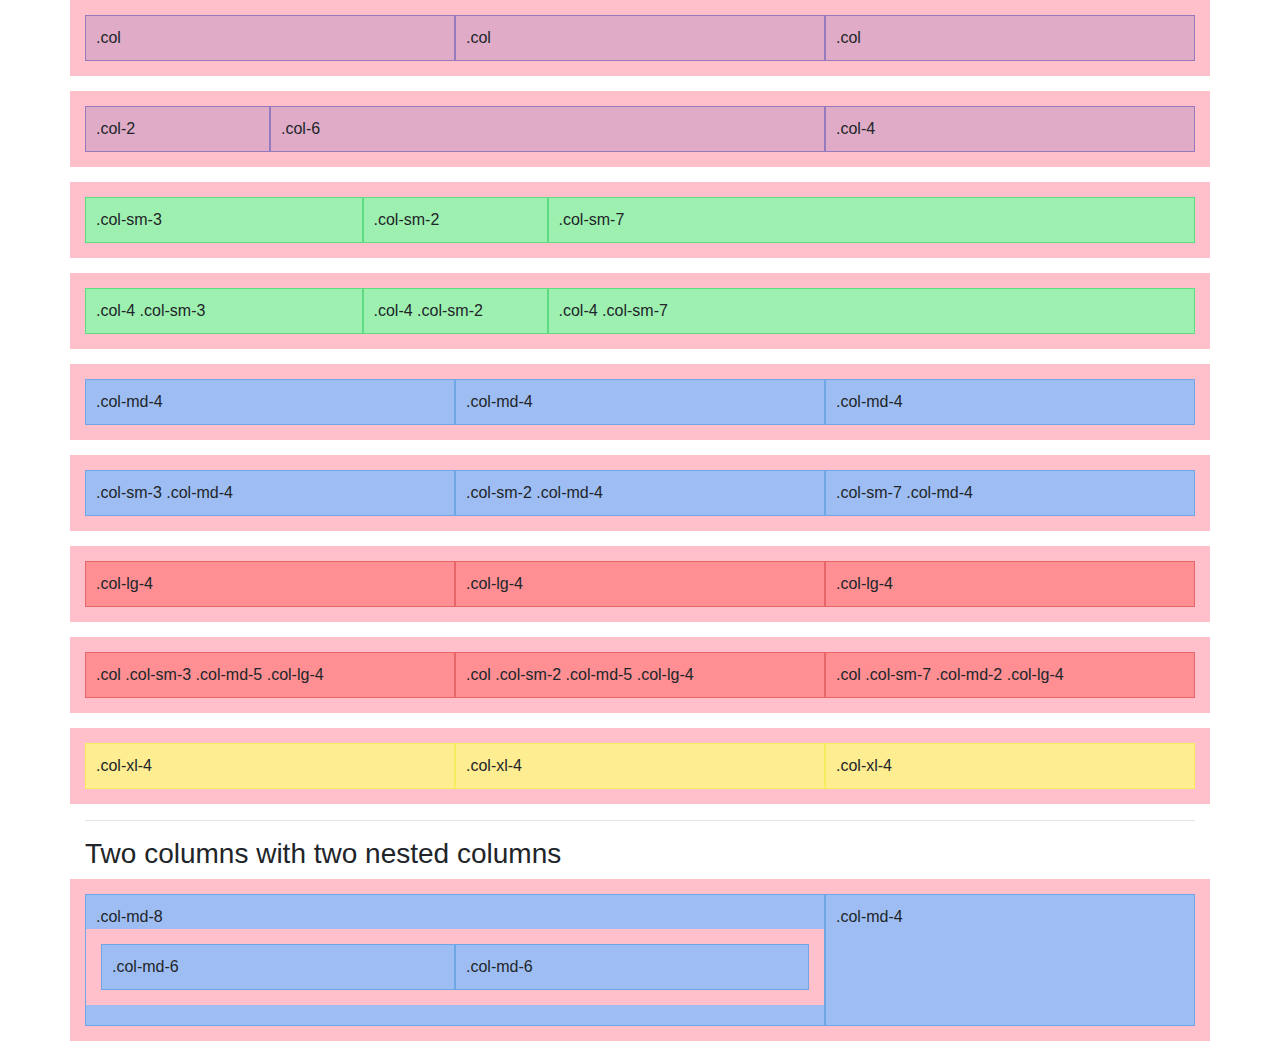
<file: homework 12/index.html>
<!DOCTYPE html>
<html lang="en">
<head>
  <meta charset="UTF-8">
  <meta name="viewport" content="width=device-width, initial-scale=1.0">
  <title>Homework 12</title>
  <link rel="stylesheet" href="https://stackpath.bootstrapcdn.com/bootstrap/4.3.1/css/bootstrap.min.css" integrity="sha384-ggOyR0iXCbMQv3Xipma34MD+dH/1fQ784/j6cY/iJTQUOhcWr7x9JvoRxT2MZw1T" crossorigin="anonymous">
  <link rel="stylesheet" href="style.css">
</head>
<body>

  <div class="container">

    <div class="row">
      <div class="col">
        .col
      </div>
      <div class="col">
        .col
      </div>
      <div class="col">
        .col
      </div>
    </div>

    <div class="row">
      <div class="col col-2">
        .col-2
      </div>
      <div class="col col-6">
        .col-6
      </div>
      <div class="col col-4">
        .col-4
      </div>
    </div>

    <div class="row">
      <div class="col-sm col-sm-3">
        .col-sm-3
      </div>
      <div class="col-sm col-sm-2">
        .col-sm-2
      </div>
      <div class="col-sm col-sm-7">
        .col-sm-7
      </div>
    </div>

    <div class="row">
      <div class="col-4 col-sm col-sm-3">
        .col-4 .col-sm-3
      </div>
      <div class="col-4 col-sm col-sm-2">
        .col-4 .col-sm-2
      </div>
      <div class="col-4 col-sm col-sm-7">
        .col-4 .col-sm-7
      </div>
    </div>

    <div class="row">
      <div class="col-md">
        .col-md-4
      </div>
      <div class="col-md">
        .col-md-4
      </div>
      <div class="col-md">
        .col-md-4
      </div>
    </div>

    <div class="row">
      <div class="col-sm-3 col-md">
        .col-sm-3 .col-md-4
      </div>
      <div class="col-sm-2  col-md">
        .col-sm-2 .col-md-4
      </div>
      <div class="col-sm-7  col-md">
        .col-sm-7 .col-md-4
      </div>
    </div>

    <div class="row">
      <div class="col-lg">
        .col-lg-4
      </div>
      <div class="col-lg">
        .col-lg-4
      </div>
      <div class="col-lg">
        .col-lg-4
      </div>
    </div>

    <div class="row">
      <div class="col col-sm-3 col-md-5 col-lg">
        .col .col-sm-3 .col-md-5 .col-lg-4
      </div>
      <div class="col col-sm-2 col-md-5 col-lg">
        .col .col-sm-2 .col-md-5 .col-lg-4
      </div>
      <div class="col col-sm-7 col-md-2 col-lg">
        .col .col-sm-7 .col-md-2 .col-lg-4
      </div>
    </div>

    <div class="row">
      <div class="col-xl">
        .col-xl-4
      </div>
      <div class="col-xl">
        .col-xl-4
      </div>
      <div class="col-xl">
        .col-xl-4
      </div>
    </div>

    <hr>
    <h3>Two columns with two nested columns</h3>

    <div class="row">
      <div class="col-md col-md-8 ">
        .col-md-8
        <div class="row">
          <div class="col-md col-md-6 ">
            .col-md-6
          </div>
          <div class="col-md col-md-6 ">
            .col-md-6
          </div>
        </div>
      </div>
      <div class="col-md">
        .col-md-4
      </div>
    </div>

  </div>

  <script src="https://code.jquery.com/jquery-3.3.1.slim.min.js" integrity="sha384-q8i/X+965DzO0rT7abK41JStQIAqVgRVzpbzo5smXKp4YfRvH+8abtTE1Pi6jizo" crossorigin="anonymous"></script>
  <script src="https://cdnjs.cloudflare.com/ajax/libs/popper.js/1.14.7/umd/popper.min.js" integrity="sha384-UO2eT0CpHqdSJQ6hJty5KVphtPhzWj9WO1clHTMGa3JDZwrnQq4sF86dIHNDz0W1" crossorigin="anonymous"></script>
  <script src="https://stackpath.bootstrapcdn.com/bootstrap/4.3.1/js/bootstrap.min.js" integrity="sha384-JjSmVgyd0p3pXB1rRibZUAYoIIy6OrQ6VrjIEaFf/nJGzIxFDsf4x0xIM+B07jRM" crossorigin="anonymous"></script>

</body>
</html>
</file>
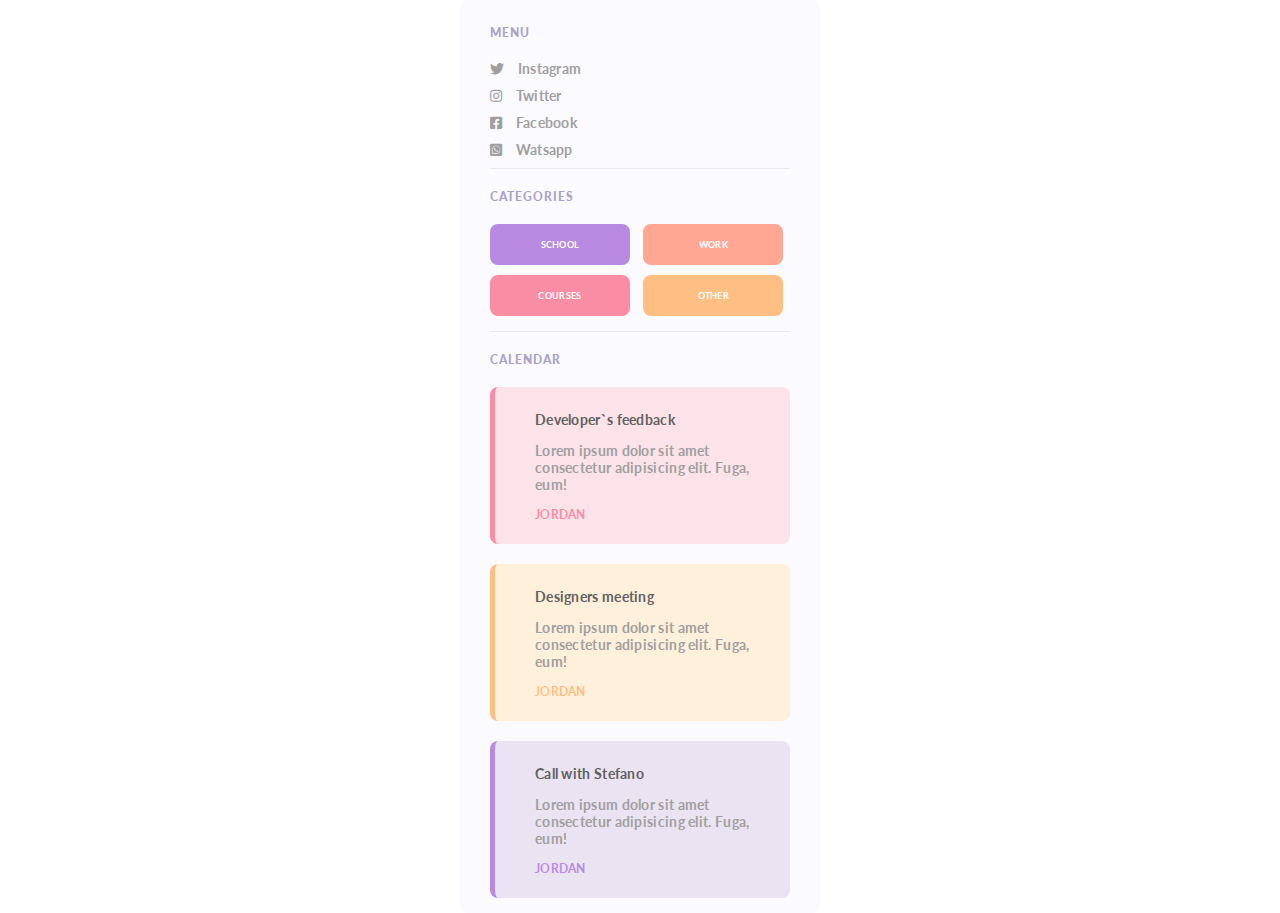
<file: homework 13/index.html>
<!DOCTYPE html>
<html lang="en">
<head>
  <meta charset="UTF-8">
  <meta name="viewport" content="width=device-width, initial-scale=1.0">
  <link href="https://fonts.googleapis.com/css?family=Lato:400,700,900&display=swap" rel="stylesheet">
  <link rel=stylesheet id=fontawesome-css href='https://use.fontawesome.com/releases/v5.6.3/css/all.css' media=all />

  <title>Homework 13</title>
  <link rel="stylesheet" href="styles/style.css">
</head>
<body>
  <div class="container">
    <nav class="menu">
      <h3>Menu</h3>
      <a href="#">
        <i class="fab fa-twitter"></i>
        Instagram</a>
      <a href="#">
        <i class="fab fa-instagram"></i>
        Twitter</a>
      <a href="#">
        <i class="fab fa-facebook-square"></i>
        Facebook</a>
      <a href="#">
        <i class="fab fa-whatsapp-square"></i>
        Watsapp</a>
    </nav>

    <div class="categories">
      <h3>Categories</h3>
      <div class="categories_block">School</div>
      <div class="categories_block">Work</div>
      <div class="categories_block">Courses</div>
      <div class="categories_block">Other</div>
    </div>
    
    <div class="calendar">
      <h3>Calendar</h3>
      <div class="calendar_block">
        <p>Developer`s feedback</p>
        <p>Lorem ipsum dolor sit amet consectetur adipisicing elit. Fuga, eum!</p>
        <p>Jordan</p>
      </div>
      <div class="calendar_block">
        <p>Designers meeting</p>
        <p>Lorem ipsum dolor sit amet consectetur adipisicing elit. Fuga, eum!</p>
        <p>Jordan</p>
      </div>
      <div class="calendar_block">
        <p>Call with Stefano</p>
        <p>Lorem ipsum dolor sit amet consectetur adipisicing elit. Fuga, eum!</p>
        <p>Jordan</p>
      </div>
    </div>

  </div>
  
</body>
</html>
</file>
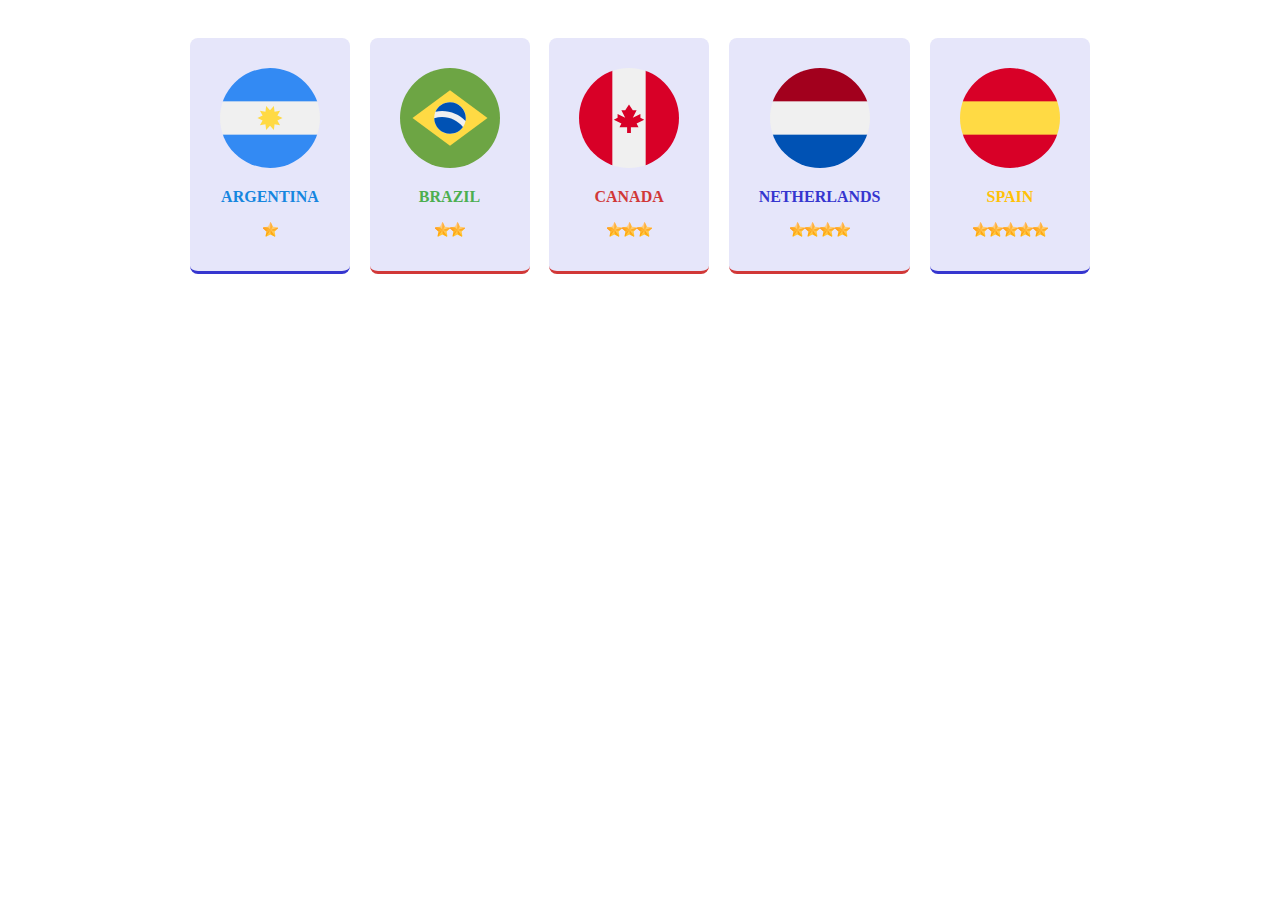
<file: homework 14/index.html>
<!DOCTYPE html>
<html lang="en">
<head>
  <meta charset="UTF-8">
  <meta name="viewport" content="width=device-width, initial-scale=1.0">
  
  <title>Homework 14</title>
  <link rel="stylesheet" href="styles/style.css">
</head>
<body>
  <div class="container">

    <div class="block">
      <div class="images"></div>
      <p>Argentina</p>
      <div class="star"></div>
    </div>

    <div class="block">
      <div class="images"></div>
      <p>Brazil</p>
      <div class="star"></div>
    </div>

    <div class="block">
      <div class="images"></div>
      <p>Canada</p>
      <div class="star"></div>
    </div>

    <div class="block">
      <div class="images"></div>
      <p>Netherlands</p>
      <div class="star"></div>
    </div>

    <div class="block">
      <div class="images"></div>
      <p>Spain</p>
      <div class="star"></div>
    </div> 

  </div>
</body>
</html>
</file>
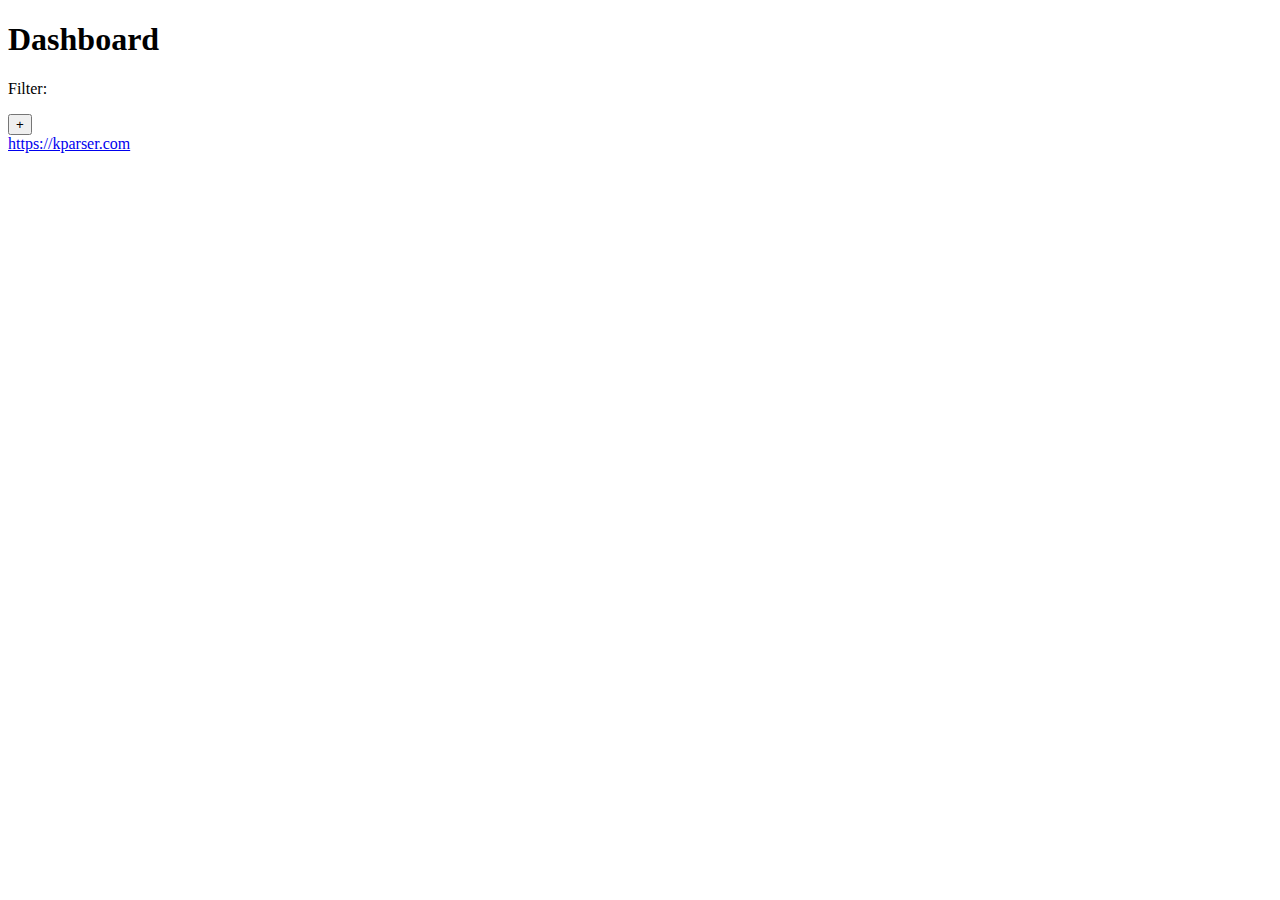
<file: homework 16/index.html>
<!DOCTYPE html>
<html lang="en">
<head>
  <meta charset="UTF-8">
  <meta name="viewport" content="width=device-width, initial-scale=1.0">
  <title>Dashboard</title>
</head>
<body>
  <div class="container">
    <header class="header">
      <h1>Dashboard</h1>
      <div class="header__filters">
        <p>Filter:</p>
      </div>
      <button class="header__button">+</button>
    </header>
    <main class="main main__iner">
      <div class="main__logo">
        <a href="#">https://kparser.com</a>
      </div>

    </main>


  </div>

</body>
</html>
</file>
<file: homework  (2)/style.css>
h1{
  margin: 0;
  padding-bottom: 20px;
  color: #7fa446;
  text-align: center;
  border-bottom: 1px solid #7fa446;
}

h3{
   color: #46a471;
}

a{
  color: #7fa446;
}

article{
  padding: 15px;
  border-bottom: 1px dashed #7fa446;
}

.container{
  font-family: 'Poppins', sans-serif;
  color: #3e3e3e;
  width: 900px;
  margin: 10px auto;
  border: 1px dashed #7fa446;
  padding: 20px 30px;
}
.menu_img{
  height: 100px;
 /* background-position: center;
  background-repeat: no-repeat;
  background-size: cover;*/
}

.price, .title{
  font-weight: bold;
}
.price{
  color: #a02136;
}

.description{
  color: #9e9e9e;
}

/*h2,h3{
  text-transform: uppercase;
} */
</file>
<file: homework  (3)/style.css>
body{
  font-family: 'Roboto', sans-serif;
  color: #5B5B5B;
  font-size: 20px;
  margin: 0;
  line-height: 140%; /* or 28px */
  letter-spacing: 0.02em;
}

h1, h2{
  margin: 0;
  text-align: center;
}

h1{
  font-weight: 900;
  font-size: 45px;
  color: #23CFCD;
  padding: 25px 0;
}

h2{
  font-family: 'Indie Flower', cursive;
  font-size: 70px;
  letter-spacing: 0.02em;
  color: #000000;
  font-weight: normal;
  line-height: normal;
}

span{
  color: #23CFCD;
}

table{
  width: 100%;
  border-collapse: collapse;
  margin-bottom: 10px;
  text-align: left;
}

caption{
  text-align: left;
  padding-bottom: 15px;
}

th{
  border-bottom: 1px solid #E5E5E5;
}

td{
  font-size: 18px;
}

tfoot{
  border-top: 3px solid #000000;
  font-weight: 900;
  color: #000000;
  font-size: 20px;
}

.container{
  width: 750px;
  background: #FFFFFF;
  border: 25px solid #F4F8FB;
  margin: 0 auto;
  padding: 0 40px;
  box-sizing: border-box; 
}

p{
  margin: 0;
}

a{
  display: block;
  padding: 22px;
  background: #23CFCD;
  text-align: center;
  color: white;
  text-decoration: none;
  border-radius: 2px;
  margin-top: 15px;
}

.text p{
  padding: 10px 0;
}

.table-item tbody tr{
  border-top: 1px solid #E5E5E5;
}

.table-order th, 
.table-order td{
  width: 50%;
  padding: 10px 0;
}

.table-order th:nth-child(2), 
.table-order td:nth-child(2){
  padding-left: 35px;
}

.td-right{
  text-align: right;
}

.table-item{
  table-layout: fixed; 
}

.table-item th{
  padding-bottom: 13px;
}

.table-item_img{
  width: 112px;
  height: 112px;
  display: inline-block;  
  padding: 0;
  background-size: cover;
  background-position: center center;
  background-repeat: no-repeat;
}

.table-item p{
  margin-left: 18px;
}

.text_right{
  text-align: right;
}

.summary{
  padding: 10px 0;
}

.table-trend{
  font-size: 30px;
}

.table-trend_img{
  width: 100%;
  height: 300px;
  background-size: cover;
  background-position: center center;
  background-repeat: no-repeat;
}

.table-trend td{
  width: 50%;
}

.table-trend tr{
  margin-bottom: 10px;
}

.table-trend td:nth-child(2n-1){
  padding-right: 5px;
}

.table-trend td:nth-child(2n){
  padding-left: 5px;
}

.table-info {
  margin-top: 15px;
  margin-bottom: 0;
}

.table-info b{
  padding: 0;
}

.table-trend p{
  margin-bottom: 15px;
}
</file>
<file: homework  (4)/style.css>
body{
  margin: 0;
}

h1{
  font-size: 33px;
  margin: 20px 0;
  text-align: center;
}

footer{
  text-align: center;
  padding: 10px 0 50px 0;
}

.container{
  font-family: 'Poppins', sans-serif;
  width: 750px;
  background: #F4F8FB;
  margin: 0 auto;
  padding: 0 65px;
  box-sizing: border-box;  
  
  line-height: 140%;
  /* or 20px */
  color: #31322C;
}

.logo{
  display: block;
  margin: 0 auto;
  height: 126px;
}

.logo:first-child{
  height: 65px;
  padding: 30px 0 5px 0;
}

.text{
  font-weight: 300;
  font-size: 14px;
  text-align: center;
  margin: 0 0 40px 0;
}

.flex-container{
  display: flex;
  flex-flow:  wrap;
  justify-content: space-between;
}

.flex-block{
 /* flex-basis: 49%; */
 width: 49%;
 display: flex;
 padding: 22px;
 box-sizing: border-box;
}

.block1{
  /*flex-grow: 1;*/
  background: #89DE87;
  flex-direction: column;
}

.block2{
  background: #FD797D;
  flex-direction: column-reverse;
  text-align: right;
}

.block3{
  /*width: 100%;*/
  flex-grow: 2;
  margin-top: 2%;
  background: #A570D5;
  color: white;
  padding-bottom: 0;
}

.block1 .image{
  align-self: flex-end;
}

.number{
  background: #000000;
  padding: 9px 10px;
  display: inline-block;
  color: #89DE87;
  font-size: 33px;
  margin: 0;
}

.title{
  font-size: 20px;
  font-weight: bold;
  margin-bottom: 5px;
}

.desc{
  font-size: 12px;
  margin: 0;
}

.flex-block img{
  display: block;
  height: 130px;
}

.block2 .number{
  color: #FD797D;
}

.block3 .number{
  color: #A570D5;
  background: white;
}

.block3 .info{
  width: 50%;
}

.block3 .image{
  display: flex;
  justify-content: center;
  align-items: flex-end;
  width: 50%;
}

.block3 img{
  height: 208px;
}

.btn{
  color:#31322C;;
  text-decoration: none;
  border: 1px solid black;
  border-radius: 50px;
  padding: 8px 19px;
  display: inline-block;
  transition: 0.2s;
  font-weight: bold;
  margin-top: 20px;
}

.btn:hover{
  color: white;
}

.block3 .btn{
  color: white;
  border-color: white;
  margin-bottom: 50px;
}

.fab{
  font-size: 20px;
}

.blue
{
  color: #55ACEE;
}
.red
{
  color: red;
}

footer p{
  margin-bottom: 12px;
}

.icon{
  display: flex;
  width: 90px;
  justify-content: space-between;
  margin: auto;
}
</file>
<file: homework  (5)/style.css>
@font-face {
  font-family: Solomon;
  src: url('fonts/solomon_sans_normal.woff2');
}
@font-face {
  font-family: Solomon;
  src: url('fonts/solomon_sans_semibold.woff2');
  font-weight: 600;
}
@font-face {
  font-family: Solomon;
  src: url('fonts/solomon_sans_bold.woff2');
  font-weight: 800;
}
@font-face {
  font-family: Solomon;
  src: url('fonts/solomon_sans_normal_italic.woff2');
  font-style: italic;
}

body{
  font-family: Solomon, sans-serif;
  margin: 0;
}

h3{
  color: rgba(255, 255, 255, 0.5);
  text-transform: uppercase;
  font-size: 14px;
  letter-spacing: 5px;
  font-weight: 600;
  margin-bottom: 15px;
}

hr{
  height: 5px;
  background: white;
  margin: 0;
  border: none;
}

div{
  margin-bottom: 20px;
}

.screen h3{
  margin-bottom: 20px;
}

span{
  width: 12px; 
  height: 12px; 
  border-radius: 2px;
  display: inline-block;
  border: 1px solid rgba(255, 255, 255, 0.7);
  margin: 0 2px;
}

p{
  font-size: 12px;
  color: white;
  margin-left: 5px;
  margin: 0;
}

.container{
  background: #6449b0; 
  padding: 20px 20px 10px 20px; 
  width: 300px; 
  margin: 0 auto;
  text-align: center;
}

.info{
  display: flex;
  justify-content: space-around;
  align-items: baseline;
}

.booked{
  background: rgba(255, 255, 255, 0.5);
  border: 1px solid transparent;
}

.selected{
  background: white;
  border-color: white;
}

.avaliable{
  background: transparent;
}

.class{
  justify-content: center;
}

.class div{
    padding: 0 30px;
}

.class3 div{
  padding: 0 18px;
}
</file>
<file: homework  (6)/style.css>
body{
  font-family: 'Montserrat', sans-serif;
  margin: 0;
}

header{
  display: flex;
  justify-content: space-between;
  width: 100%;
}

p{
  font-weight: 300;
  font-size: 16px;
  margin: 0;
  color: #315EFB;
}

a{
  text-decoration: none;
  color: #1F2431;
  line-height: 20px;
}

nav{
  margin-right: 35px;
  display: flex;
}

ul{
  display: flex;
  margin: 0;
  padding-left: 25px;
}

li{
  list-style: none;
}

li a{
  margin-right: 25px;
  font-size: 16px;
}

h1{
  font-size: 36px;
  line-height: 46px;
  color: #1F2431;
}

h3{
  font-weight: bold;
  font-size: 24px;
  line-height: 29px;
  margin: 0;
}

.container{
  width: 1200px;
  background: #FFFFFF;
  margin: 0 auto;
  padding: 30px;
  box-sizing: border-box;
  line-height: 29px;
}

.logo_link{
  font-size: 24px;
  font-weight: bold;
  padding-top: 2px;
}

.social i{
  font-size: 12px;
  border: 2px solid #1F2431;
  border-radius: 50%;
  background: #1F2431;
  color: white;
  padding: 4px;
}

.info{
  display: flex;
  padding: 50px 62px 62px 70px;
}

.info_text{
  display: flex;
  flex-direction: column;
  justify-content: center;
  width: 50%;
}

.info_img{
  width: 50%;
}

.desc{
  width: 50%;
  margin-bottom: 25px;
}

.block{
  background: #FAFCFF;
  border-radius: 6px;
  width: 565px;
  float: left;
  padding: 35px 40px 40px;
  box-sizing: border-box;
  margin-bottom: 10px;
}

.block:nth-child(2n){
  float: right;
}

.block img{
  margin: 70px 50px 60px 30px;
}

.block p{
  /*width: 415px;*/
  padding-right: 76px;
}

.block p:nth-child(1){
  padding-right: 0px;
}

.btn{
  width: 215px;
  padding: 6px 0;
  background: #315EFB;
  border-radius: 51px;
  text-align: center;
  text-transform: uppercase;
  text-decoration: none;
  color: white;
  font-weight: 500;
  font-size: 12px;
}

.clearfix{
  clear: both;
}
</file>
<file: homework  (7)/style.css>
body{
  margin: 0;
}

.container{
  width: 300px;
  height: 300px;
  margin: 0 auto;
}

.block1{
  width: 70.5px;
  height: 70.5px;
  background: violet;
  float: left;
  margin-right: 6px;
  margin-bottom: 6px;
}

.block2{
  width: 147px;
  height: 70.5px;
  background: green;
  float: left;
  margin-bottom: 6px;
}

.block3{
  width: 70.5px;
  height: 147px;
  background: coral;
  float: right;
  margin-left: 6px;
}

.block4{
  width: 70.5px;
  height: 223.5px;
  background: blue;
  float: left;
  margin-right: 6px;
}

.block5{
  width: 70.5px;
  height: 147px;
  background: coral;
  float: left;
  margin-right: 6px;
}

.block6{
  width: 70.5px;
  height: 70.5px;
  background: yellow;
  float: left;
}

.block7{
  width: 147px;
  height: 70.5px;
  background: green;
  float: left;
  margin-top: 6px;
}

.block8{
  width: 223.5px;
  height: 70.5px;
  background: blue;
  float: left;
  margin-top: 6px;
}
</file>
<file: homework  (8-9-10)/style.css>
body{
  margin: 0;
  font-family: 'Open Sans', sans-serif;
  font-size: 12px;
  line-height: 16px;
  font-weight: bold;
}

a{
  text-decoration: none;
  color: #244C8E;
}

p{
  margin: 0;
}

h1{
  font-size: 40px;
  line-height: 54px;
  color: #4ED401;
  margin: 15px 0;
}

hr{
  width: 258px;
  border: none;
  background: #ffffff;
  margin: 0;
  height: 1px;
}

input{
  font-family: 'Open Sans', sans-serif;
  font-size: 12px;
  height: 35px;
  background: transparent;
  border: none;
  border-bottom: 1px solid transparent ;
  margin-bottom: -1px;
}

input:focus,
select:focus{
  border-bottom: 1px solid red;
  outline: 0;
}

input::placeholder{
  color: #EEEEEE;
}

input:focus::placeholder{
  color: transparent;
}

label{
  color: #808080;
  font-weight: normal;
}

label::before{
  content: "";
  display: inline-block;
  width: 5px;
  height: 5px;
  background: #FEAC30;
  border-radius: 50%;
  margin-right: 5px;
}

select{
  height: 35px;
  border: none;
  font-size: 12px;
}

input:required:valid ~ label::before,
select:required:valid ~ label::before{
  background: #4ED401;
}

input:required:invalid + label::before,
select:required:invalid + label::before{
  background: red;
}

form:valid button[type=submit]{
  background: #4ED401;
  color: white;
}

form:invalid button[type=submit]{
  background: #E4E8ED;
}


.first-slide{
  background: url(images/bg.jpg);
  background-size: cover;
  background-repeat: no-repeat;
  position: relative;
  height: 100vh; /* height my screen 754px */
  color: #FFFFFF;
}

.first-slide::after{
  content: "";
  display: block;
  width: 100%;
  height: 100%;
  background: linear-gradient(124.64deg, rgba(33, 76, 227, 0.5) 0%, rgba(67, 110, 221, 0.5) 47.4%, rgba(173, 57, 214, 0.5) 100%);
  position: absolute;
  top: 0;
  left: 0;
}

.first-slide *{
  position: relative;
  z-index: 1;
}

.header{
  width: 100%;
  padding: 10px 0;
  position: fixed;
  top: 0;
  left: 0;
  margin: 0;
  z-index: 5;
  background: rgba(227, 231, 237, 0.9);
}

.wrapper{
  margin: 0 auto;
  width: 966px;
}

.wrapper a{
  padding: 6px 12px;
  border-radius: 2px;
  border: 1px solid transparent;
}

.nav-flex{
  display: flex;
  justify-content: flex-end;
  align-items: center;
}

.active{
  background: #244C8E;
  color: #FFFFFF;
}

.header a:hover{
  border: 1px solid #244C8E;
}

.online{
  color: #FFFFFF;
  background: #4ED401;
  border-radius: 2px;
  text-transform: none;
}

.wrapper.nav-flex .nav-flex:first-of-type{
 margin: 0 auto 0 0;
}

.menu{
  position: relative;
}

.submenu{
  display: none;
  position: absolute;
  background: rgba(189, 201, 220, 0.9);
  border-radius: 0px 0px 2px 2px;
  top: 32px;
  left: -28px;
  padding: 15px 22px 15px 15px;
  text-transform: none;
  width: 200px;
  box-sizing: border-box;
}

.submenu a{
  display: block;
  padding: 0px 0 6px 0;
}

.submenu a:nth-child(5){
  border-top: 1px solid #D8DEEA;
  padding: 8px 0 0;
}

.menu:hover .submenu{
  display: block;
}

.nav-flex img{
  width: 13px;
  height: 10px;
  margin-right: 3px; 
}

.heart::before{
  content: "";
  background: url(images/heart.svg);
  height: 9px;
  width: 10px;
  display: inline-block;
  background-repeat: no-repeat;
  margin: 0 4px 0px 0;
}

.main{
  padding-top: 110px;
}

.main_flex{
  display: flex;
}

.main_flex >*{
  align-self: center;
}

.main_flex:first-child{
  justify-content: space-between;
}
/********/

.btn{
  margin-top: 25px;
  background: #4ED401;
  border-radius: 2px;
  height: 40px;
  width: 222px;
 /* padding: 12px 25px;*/
  font-size: 18px;
  line-height: 25px;
  border: 1px solid #4ED401;
  color: #FFFFFF;
}

.map_kyiv{
  position: absolute;
  top: 85px;
  left: 245px;
}

.map_kharkiv{
  position: absolute;
  top: 115px;
  right: 115px;
}

.map_dnepr{
  position: absolute;
  top: 160px;
  right: 210px;
}

.map_odesa{
  position: absolute;
  top: 235px;
  left: 235px;
}

.map_kharkiv::after,
.map_dnepr::after,
.map_odesa::after{
  content: "";
  background: url(images/map-location.svg);
  height: 20px;
  width: 20px;
  display: inline-block;
  background-repeat: no-repeat;
  margin-left: 3px;
  position: absolute;
}

.map_kyiv::after{
  content: "";
  background: url(images/map-pin.svg);
  height: 20px;
  width: 15px;
  display: inline-block;
  background-repeat: no-repeat;
  margin-left: 5px;
  -webkit-animation: 1s infinite map-pin;
  animation: 1s infinite map-pin;
  position: absolute;
  top: 0;
}

@-webkit-keyframes map-pin{
  0%,100%{
    top: -5px;
  }
  50%{
    top: -10px;
  }
}

@keyframes map-pin{
  0%,100%{
    top: -5px;
  }
  50%{
    top: -10px;
  }
}

.first-line{
  border-bottom: 1px solid white;
  padding-bottom: 15px;
  margin-top: 20px;
}

.first-line img{
  width: 50px;
  height: 50px;
}

.first-line p:first-of-type{
  font-size: 40px;
  color: #4ED401;
  padding-left: 15px;
}

.first-line span{
  background: #4ED401;
  border-radius: 50%;
  font-size: 19px;
  padding: 5px;
  width: 15px;
  height: 15px;
  font-size: 23px;
  margin-left: 7px;
}

.first-line p:nth-of-type(2n){
  font-size: 20px;
  color: #FFFFFF;
  line-height: 27px;
  margin-left: 15px;
}

.second-line{
  flex-wrap: wrap;
  padding-top: 20px;
}

.second-line_block{
  width: 21%;
  padding-bottom: 30px;
}

.second-line_block:nth-child(3n+2){
  margin: 0 18%;
}

.second-line_block img{
  width: 35px;
  height: 35px;
}

.info
{
  margin-left: 13px;
}

.info p:first-of-type{
  font-size: 30px;
  color: #4ED401;
  display: inline-block;
}

.year{
  background: #4ED401;
  border-radius: 2px;
  padding: 0px 10px 1px;
}

.plus{
  background: #4ED401;
  border-radius: 50px;
  padding: 0px 5px;
}

.info p:last-of-type{
  margin-top: 5px;
  font-weight: normal;
}


.modal{
  position: relative;
  width: 430px;
  background: #F6F6F6;
  margin: 80px auto;
  box-sizing: border-box;
  border-radius: 4px;
  box-shadow: 0px 4px 4px rgba(0, 0, 0, 0.25);
  -webkit-box-shadow: 0px 4px 4px rgba(0, 0, 0, 0.25);
  -moz-box-shadow: 0px 4px 4px rgba(0, 0, 0, 0.25);
}

.modal > *{
  padding: 25px;
}

.modal_header h2{
  margin: 0;
  font-size: 20px;
  line-height: 27px;
  color: #244C8E;
}

.modal p{
  margin: 6px 100px 0 0;
  font-weight: normal;
  font-size: 14px;
  color: #244C8E;
}

.modal p::before{
  content: "?";
  background: #244C8E;
  border-radius: 50%;
  padding: 0px 6px;
  margin-right: 5px;
  color: white;
  font-size: 11px;
  font-weight: bold;
}

.modal_close{
  position: absolute;
  top: 26px;
  right: 30px;
  color: #F20D0D;
  text-align: center;
  font-size: 15px;
}

.modal_body{
  background: #FFFFFF;
  padding: 20px 30px;
}

.form_label{
  display: flex;
  flex-direction: row-reverse;
  align-items: center;
  justify-content: space-between;
  border-bottom: 1px solid #EEEEEE;
  margin-bottom: 5px;
  padding: 0 11px;
}

.form_label > *{
  width: 50%;
  box-sizing: border-box;
}

.modal_footer{
  padding: 15px 30px;
}

.modal_btn{
  width: 374px;
  height: 34px;
  border-radius: 4px;
  border: none;
  color: #98ACCC;
  font-weight: bold;
  font-size: 11px;
  line-height: 15px;
  letter-spacing: 0.15em;
}


@media (max-width:1000px){
  body{
      background: red;
  }
  .wrapper{
    width: 90%;
  }
  .first-slide{
    height: 100%;
    overflow: hidden;
  }
  .maps_ukraine img{
    width: 448px;
    height: 266px;
  }
  .map_kyiv {
    top: 65px;
    left: 185px;
  }
  .map_kharkiv{
    top: 95px;
    right: 145px;
  }
  .map_dnepr{
    top: 125px;
  }
  .map_odesa{
    top: 172px;
    left: 152px;
  }
  .second-line_block:nth-child(3n+2) {
    margin: 0 5%;
  }
  .second-line_block {
      width: 30%;
  }

}

@media (max-width:877px){
  body{
      background: blueviolet;
  }
  .main {
    padding-top: 135px;
  }
  .wrapper .nav-flex{
    padding-bottom: 7px;
    margin: 0 auto;
  }
  .nav-flex{
    flex-wrap: wrap;
    justify-content: center;
  }
  .wrapper.nav-flex .nav-flex:last-of-type{
    padding: 0%;
  }
  .wrapper.nav-flex .nav-flex:first-of-type {
    width: 100%;
    justify-content: center;
  }
  .main_flex:first-child {
    justify-content: normal;
  } 
  .first-line .main_flex{
    margin: 0 auto;
  }
  .first-line .main_flex:last-of-type{
    display: none;
  }
  .second-line_block {
    width: 48%;
  }
  .second-line_block:nth-child(3n+2) {
    margin: 0;
  }
  .second-line_block:nth-child(2n){
    margin-left: 1%;
  } 

}

@media (max-width:736px){
  body{
      background: orange;
  }
  .main {
    padding-top: 20%;
  }
  .main_flex >* {
    margin: 10px auto;
  }
  .main_flex{
    flex-wrap: wrap;
  }
  .second-line .main_flex{
    flex-wrap: nowrap;
    margin: 0;
  } 
  .second-line_block {
    width: 52%;
  }
  .second-line_block:nth-child(n) {
    margin: 0 auto;
  }
  .second-line_block:nth-child(3n),
  .second-line_block:nth-child(3n+1){
    display: none;
  }

}

@media(max-width:490px){
  body{
    background: blue;
  }
  .main {
    padding-top: 30%;
  }
  .main_flex img{
    width: 80%;
  }
  .maps_ukraine{
    width: 100%;
  }
}
</file>
<file: homework 11/style.css>
body{
  margin: 0;
  font-family: 'Open Sans', sans-serif;
  font-size: 12px;
  line-height: 16px;
  font-weight: bold;
}

a{
  text-decoration: none;
  color: #244C8E;
}

p{
  margin: 0;
}

input{
  font-family: 'Open Sans', sans-serif;
  font-size: 12px;
  height: 35px;
  background: transparent;
  border: none;
  border-bottom: 1px solid transparent ;
  margin-bottom: -1px;
}

input:focus,
select:focus{
  border-bottom: 1px solid red;
  outline: 0;
}

input::placeholder{
  color: #EEEEEE;
}

input:focus::placeholder{
  color: transparent;
}

label{
  color: #808080;
  font-weight: normal;
}

label::before{
  content: "";
  display: inline-block;
  width: 5px;
  height: 5px;
  background: #FEAC30;
  border-radius: 50%;
  margin-right: 5px;
}

select{
  height: 35px;
  border: none;
  font-size: 12px;
}

input:required:valid ~ label::before,
select:required:valid ~ label::before{
  background: #4ED401;
}

input:required:invalid + label::before,
select:required:invalid + label::before{
  background: red;
}

form:valid button[type=submit]{
  background: #4ED401;
  color: white;
}

form:invalid button[type=submit]{
  background: #E4E8ED;
}

.first-screen{
  background: url(images/bg.jpg);
  background-size: cover;
  background-repeat: no-repeat;
  position: relative;
  height: 100vh; /* height my screen 754px */
  color: #FFFFFF;
}

.first-screen::after{
  content: "";
  display: block;
  width: 100%;
  height: 100%;
  background: linear-gradient(124.64deg, rgba(33, 76, 227, 0.5) 0%, rgba(67, 110, 221, 0.5) 47.4%, rgba(173, 57, 214, 0.5) 100%);
  position: absolute;
  top: 0;
  left: 0;
}

.first-screen *{
  position: relative;
  z-index: 1;
}

.header{
  width: 100%;
  padding: 10px 0;
  position: fixed;
  top: 0;
  left: 0;
  margin: 0;
  z-index: 5;
  background: rgba(227, 231, 237, 0.9);
}

.wrapper{
  margin: 0 auto;
  width: 966px;
}

.wrapper a{
  padding: 6px 12px;
  border-radius: 2px;
  border: 1px solid transparent;
}

.nav-flex{
  display: flex;
  justify-content: flex-end;
  align-items: center;
}

.first-screen_active{
  background: #244C8E;
  color: #FFFFFF;
}

.header a:hover{
  border: 1px solid #244C8E;
  text-decoration: none;
  color: #244C8E;
}

.header .first-screen_active:hover,
.header .online:hover{
  color: white;
}

.online{
  color: #FFFFFF;
  background: #4ED401;
  border-radius: 2px;
  text-transform: none;
}

.wrapper.nav-flex .nav-flex:first-of-type{
 margin: 0 auto 0 0;
}

.menu{
  position: relative;
}

.submenu{
  display: none;
  position: absolute;
  background: rgba(189, 201, 220, 0.9);
  border-radius: 0px 0px 2px 2px;
  top: 32px;
  left: -28px;
  padding: 15px 22px 15px 15px;
  text-transform: none;
  width: 200px;
  box-sizing: border-box;
}

.submenu a{
  display: block;
  padding: 0px 0 6px 0;
}

.submenu a:nth-child(5){
  border-top: 1px solid #D8DEEA;
  padding: 8px 0 0;
}

.menu:hover .submenu{
  display: block;
}

.nav-flex img{
  width: 13px;
  height: 10px;
  margin-right: 3px; 
}

.heart::before{
  content: "";
  background: url(images/heart.svg);
  height: 9px;
  width: 10px;
  display: inline-block;
  background-repeat: no-repeat;
  margin: 0 4px 0px 0;
}

.main {
  padding-top: 100px;
}

.main_flex{
  display: flex;
}

.main_flex >*{
  align-self: center;
}

.main_flex:first-child{
  justify-content: space-between;
}

h1{
  font-size: 40px;
  line-height: 54px;
  color: #4ED401;
  margin: 15px 0;
}

hr{
  width: 258px;
  border: none;
  background: #ffffff;
  margin: 0;
  height: 1px;
}

.btn_course{
  margin-top: 25px;
  background: #4ED401;
  border-radius: 2px;
  height: 40px;
  width: 222px;
 /* padding: 12px 25px;*/
  font-size: 18px;
  line-height: 25px;
  border: 1px solid #4ED401;
  color: #FFFFFF;
  font-weight: bold;
}

.btn_course:hover{
  color: #FFFFFF;
  background: #54e600;
}

.map_kyiv{
  position: absolute;
  top: 85px;
  left: 245px;
}

.map_kharkiv{
  position: absolute;
  top: 115px;
  right: 115px;
}

.map_dnepr{
  position: absolute;
  top: 160px;
  right: 210px;
}

.map_odesa{
  position: absolute;
  top: 235px;
  left: 235px;
}

.map_kharkiv::after,
.map_dnepr::after,
.map_odesa::after{
  content: "";
  background: url(images/map-location.svg);
  height: 20px;
  width: 20px;
  display: inline-block;
  background-repeat: no-repeat;
  margin-left: 3px;
  position: absolute;
}

.map_kyiv::after{
  content: "";
  background: url(images/map-pin.svg);
  height: 20px;
  width: 15px;
  display: inline-block;
  background-repeat: no-repeat;
  margin-left: 5px;
  -webkit-animation: 1s infinite map-pin;
  animation: 1s infinite map-pin;
  position: absolute;
  top: 0;
}

@-webkit-keyframes map-pin{
  0%,100%{
    top: -5px;
  }
  50%{
    top: -10px;
  }
}

@keyframes map-pin{
  0%,100%{
    top: -5px;
  }
  50%{
    top: -10px;
  }
}

.first-line{
  border-bottom: 1px solid white;
  padding-bottom: 15px;
  margin-top: 20px;
}

.first-line img{
  width: 50px;
  height: 50px;
}

.first-line p:first-of-type{
  font-size: 40px;
  color: #4ED401;
  padding-left: 15px;
}

.first-line span {
  background: #4ED401;
  border-radius: 50%;
  padding: 4px 0 0 6px;
  width: 25px;
  height: 25px;
  font-size: 23px;
  margin-left: 7px;
}

.first-line p:nth-of-type(2n){
  font-size: 20px;
  color: #FFFFFF;
  line-height: 27px;
  margin-left: 15px;
}

.second-line{
  flex-wrap: wrap;
  padding-top: 20px;
}

.second-line_block{
  width: 21%;
  padding-bottom: 30px;
}

.second-line_block:nth-child(3n+2){
  margin: 0 18%;
}

.second-line_block img{
  width: 35px;
  height: 35px;
}

.info
{
  margin-left: 13px;
}

.info p:first-of-type{
  font-size: 30px;
  color: #4ED401;
  display: inline-block;
}

.year{
  background: #4ED401;
  border-radius: 2px;
  padding: 0px 10px 1px;
}

.plus{
  background: #4ED401;
  border-radius: 50px;
  padding: 0px 5px;
}

.info p:last-of-type{
  margin-top: 5px;
  font-weight: normal;
}

.modal-content{
  border-radius: 15px;
  width: 430px;
}

.modal_header{
  display: block;
  padding: 25px;
  background: #F6F6F6;
  border-radius: 15px 15px 0 0;
}

.modal_header h2{
  margin: 0;
  font-size: 20px;
  line-height: 27px;
  color: #244C8E;
  font-weight: bold;
}

.modal p{
  margin: 6px 100px 0 0;
  font-weight: normal;
  font-size: 14px;
  color: #244C8E;
}

.modal p::before{
  content: "?";
  background: #244C8E;
  border-radius: 50%;
  padding: 0px 6px;
  margin-right: 5px;
  color: white;
  font-size: 11px;
  font-weight: bold;
}

.modal_close{
  position: absolute;
  top: 26px;
  right: 30px;
  background-color: transparent;
  border: 0;
  opacity: 1;
  color: #F20D0D;
  font-size: 20px;
}

.modal_body{
  background: #FFFFFF;
  padding: 20px 30px;
}

.form_label{
  display: flex;
  flex-direction: row-reverse;
  align-items: center;
  justify-content: space-between;
  border-bottom: 1px solid #EEEEEE;
  margin-bottom: 5px;
  padding: 0 11px;
}

.form_label > *{
  width: 50%;
  box-sizing: border-box;
}

.modal_footer{
  padding: 15px 30px;
  background: #F6F6F6;
  border-radius: 0 0 15px 15px;
}

.modal_btn{
  width: 374px;
  height: 34px;
  border-radius: 4px;
  border: none;
  color: #98ACCC;
  font-weight: bold;
  font-size: 11px;
  line-height: 15px;
  letter-spacing: 0.15em;
}

.carousel-inner{
  background: lavender;
  padding: 10px 15% 70px;
  margin-bottom: 100px;
}

.carousel-item{
  border: 1px solid #244C8E;
  border-radius: 10px;
  padding: 50px 60px;
} 

.carousel-item p{
  line-height: 25px;
}

.carousel-indicators li{
  background: #4ED401;
  border-radius: 50%;
  width: 15px;
  height: 15px;
  border: 0;
}

.carousel h2{
  color: #244C8E;
  font-size: 25px;
  width: 360px;
  border-bottom: 1px solid grey;
  margin: 20px auto;
  padding-bottom: 5px;
  font-weight: bold;
}

.reviews_author{
  display: flex;
  align-items: center;
  margin: 20px 0;
}

.reviews_author_photo{
  background: url("images/bg.jpg");
  background-repeat: no-repeat;
  background-size: cover;
  width: 30px;
  height: 30px;
  border-radius: 50%;
  position: relative;
  
}

.reviews_author_photo::after{
  content: "";
  position: absolute;
  top: -1px;
  left: 17px;
  color: #4ED401;
  background: white;
  width: 11px;
  height: 11px;
  border-radius: 50%;
}

.reviews_author p{
  color:#244C8E;
  border-bottom: 1px solid gray;
  font-size: 14px;
  padding-bottom: 2px;
  margin-left: 5px;
}

.reviews_author span{
  width: 3px;
  height: 3px;
  background: grey;
  border-radius: 50%;
  margin-left: 5px;
}

.rating{
  background: url("images/rating.svg");
  background-repeat: repeat;
  background-size: contain;
  width: 75px;
  height: 15px;
  margin-left: 7px;
}

.carousel-control-next, 
.carousel-control-prev{
  opacity: 1;
  width: 30%;
}

.carousel-control-next-icon,
.carousel-control-prev-icon{
  background-color: #244C8E;
  border: 1px solid #244C8E;
  border-radius: 25%;
}

@media (max-width:1000px){
  .wrapper{
    width: 90%;
  }
  .first-slide{
    height: 100%;
  }
  .maps_ukraine img{
    width: 448px;
    height: 266px;
  }

  .map_kyiv {
    top: 65px;
    left: 185px;
  }

  .map_kharkiv{
    top: 95px;
    right: 145px;
  }

  .map_dnepr{
    top: 125px;
  }

  .map_odesa{
    top: 172px;
    left: 152px;
  }

  .second-line_block:nth-child(3n+2) {
    margin: 0 5%;
  }

  .second-line_block {
      width: 30%;
  }

}

@media (max-width:877px){
  .main {
    padding-top: 135px;
  }
  .maps_ukraine img{
    max-width: 100%;
  }
  .wrapper .nav-flex{
    padding-bottom: 7px;
    margin: 0 auto;
  }
  .nav-flex{
    flex-wrap: wrap;
    justify-content: center;
  }
  .wrapper.nav-flex .nav-flex:last-of-type{
    padding: 0%;
  }

  .wrapper.nav-flex .nav-flex:first-of-type {
    width: 100%;
    justify-content: center;
  }
}

@media (max-width:736px){
  .main {
    padding-top: 20%;
  }
  .main_flex{
    flex-wrap: wrap;
  }
  .main_flex >* {
    margin: 0 auto;
  }
  .first-line .main_flex:last-of-type{
    display: none;
  }
  .second-line_block {
    width: 48%;
  }
  .second-line_block:nth-child(3n+2) {
    margin: 0;
  }
  .second-line_block:nth-child(2n){
    margin-left: 1%;
  }
  .second-line .main_flex{
    flex-wrap: nowrap;
    margin: 0;
  }
}

@media(max-width:480px){
  .second-line_block {
    width: 77%;
  }
  .second-line_block:nth-child(n) {
    margin: 0 auto;
  }

  .main {
    padding-top: 150px;
}

}

@media(max-width:382px){
  body{
    background: gray;
}
}
@media(max-width:320px){
  body{
    background: pink;
}

}
</file>
<file: homework 12/style.css>
.row{
  background: pink;
  padding: 15px;
  margin-bottom: 15px;
}

.row >*{
  border: 1px solid transparent;
  padding: 10px;
}

.row .row{
  margin: 0 -10px 10px;
}

.col{
  background: rgba(149, 123, 190, 0.3);
  border-color: #957bbe;
}

.col-sm{
  background:  rgba(128, 255, 167, 0.76);
  border-color: rgba(86, 216, 126, 0.9);
}

.col-md{
  background: rgba(128, 189, 255, 0.76);
  border-color: rgba(95, 158, 226, 0.76);
}

.col-lg{
  background: rgba(255, 128, 128, 0.76);
  border-color: rgba(224, 89, 89, 0.76);
}

.col-xl{
  background: rgba(255, 251, 128, 0.76);
  border-color: rgba(241, 236, 79, 0.76);
}
</file>
<file: homework 13/styles/style.css>
body {
  font-family: "Lato", sans-serif;
  margin: 0; }

h3 {
  text-transform: uppercase;
  font-size: 12px;
  color: #aaa3c7;
  font-weight: 900;
  letter-spacing: 1px;
  margin: 20px 0; }

.container {
  margin: 0 auto;
  width: 300px;
  background: #fbfaff;
  border-radius: 8px;
  padding: 5px 30px 15px;
  color: #9f9f9f;
  font-size: 14px;
  font-weight: 700;
  letter-spacing: 0.3px; }

.menu {
  margin-bottom: 10px; }
  .menu a {
    color: #9f9f9f;
    text-decoration: none;
    margin-bottom: 10px;
    display: block; }
  .menu a:hover {
    color: #616060; }

.fab {
  margin-right: 10px; }

.categories {
  border-top: 1px solid #ebe8f5;
  border-bottom: 1px solid #ebe8f5;
  padding-bottom: 15px; }
  .categories_block {
    display: inline-block;
    width: 140px;
    box-sizing: border-box;
    padding: 15px 20px;
    text-align: center;
    border-radius: 8px;
    color: white;
    text-transform: uppercase;
    font-size: 9px; }
    .categories_block:nth-of-type(1) {
      background: #b88ae2;
      margin-bottom: 10px;
      margin-right: 10px; }
    .categories_block:nth-of-type(2) {
      background: #ffa793; }
    .categories_block:nth-of-type(3) {
      background: #f98da4;
      margin-right: 10px; }
    .categories_block:nth-of-type(4) {
      background: #ffbe82; }

.calendar_block {
  padding: 10px 15px 10px 40px;
  border-left: 5px solid transparent;
  border-radius: 8px; }
  .calendar_block:nth-of-type(1) {
    background: #fbe3e9;
    border-color: #f98da4; }
  .calendar_block:nth-of-type(2) {
    background: #fff0dc;
    border-color: #ffbe82;
    margin: 20px 0; }
  .calendar_block:nth-of-type(3) {
    background: #eae3f1;
    border-color: #b88ae2; }
  .calendar_block p:nth-of-type(1) {
    color: #616060; }
  .calendar_block p:nth-of-type(3) {
    text-transform: uppercase;
    font-size: 12px; }
  .calendar_block:nth-of-type(1) p:nth-of-type(3) {
    color: #f98da4; }
  .calendar_block:nth-of-type(2) p:nth-of-type(3) {
    color: #ffbe82; }
  .calendar_block:nth-of-type(3) p:nth-of-type(3) {
    color: #b88ae2; }

/*# sourceMappingURL=style.css.map */
</file>
<file: homework 14/styles/style.css>
p {
  text-transform: uppercase;
  font-weight: bold; }

.container {
  display: flex;
  justify-content: space-between;
  margin: 0 auto;
  width: 900px;
  padding: 30px;
  text-align: center; }

.block {
  background: lavender;
  padding: 30px;
  border-radius: 8px;
  border-bottom: 3px solid; }

.block:nth-of-type(1) {
  color: #1686df;
  border-color: #3636cf; }
  .block:nth-of-type(1) .images {
    background: url("../images/argentina.svg"); }
  .block:nth-of-type(1) .star {
    width: 15px; }

.block:nth-of-type(2) {
  color: #4caf50;
  border-color: #d13838; }
  .block:nth-of-type(2) .images {
    background: url("../images/brazil.svg"); }
  .block:nth-of-type(2) .star {
    width: 30px; }

.block:nth-of-type(3) {
  color: #d13838;
  border-color: #d13838; }
  .block:nth-of-type(3) .images {
    background: url("../images/canada.svg"); }
  .block:nth-of-type(3) .star {
    width: 45px; }

.block:nth-of-type(4) {
  color: #3636cf;
  border-color: #d13838; }
  .block:nth-of-type(4) .images {
    background: url("../images/netherlands.svg"); }
  .block:nth-of-type(4) .star {
    width: 60px; }

.block:nth-of-type(5) {
  color: #ffc107;
  border-color: #3636cf; }
  .block:nth-of-type(5) .images {
    background: url("../images/spain.svg"); }
  .block:nth-of-type(5) .star {
    width: 75px; }

.images {
  border-radius: 50%;
  width: 100px;
  height: 100px;
  display: inline-block; }

.star {
  background: url("../images/star.svg");
  height: 15px;
  display: inline-block; }

/*# sourceMappingURL=style.css.map */
</file>
